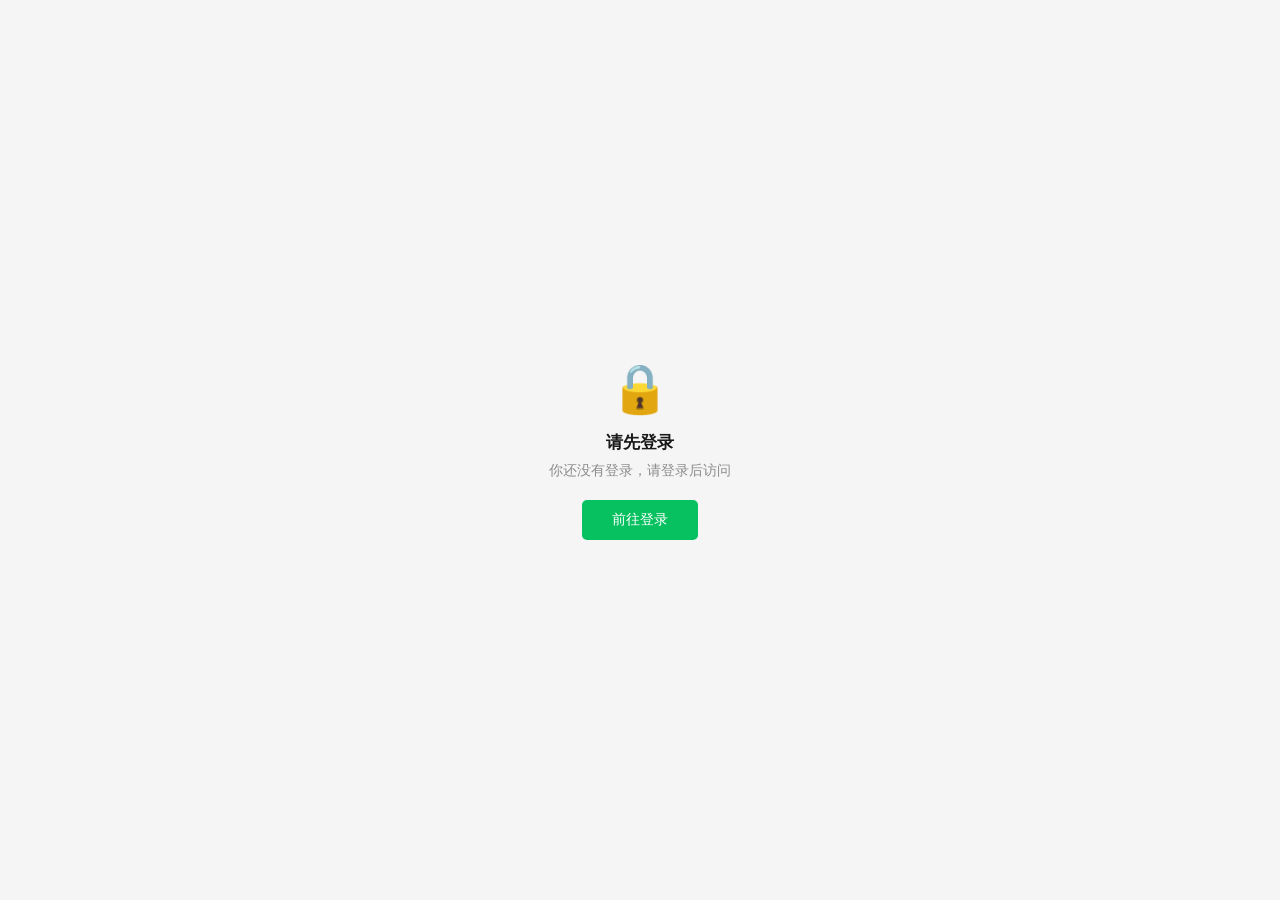
<file: index.html>
<!DOCTYPE html>
<html lang="zh-CN" id="htmlRoot" data-theme="light" data-size="normal" data-density="standard">
<head>
<meta charset="UTF-8" />
<meta name="viewport" content="width=device-width, initial-scale=1.0" />
<title>梓睿 · 首页</title>
<link rel="icon" href="https://zirui6.github.io/logo1.png" />
<script>
/* 尽早应用主题 / 字号，避免闪白 */
(function () {
  try {
    var d = document.documentElement;
    var t = localStorage.getItem('theme') || 'light';
    var s = null;
    try { s = JSON.parse(localStorage.getItem('chat_settings') || 'null'); } catch (e) {}
    if (s && s.theme) t = s.theme;
    if (t === 'system') {
      t = window.matchMedia && window.matchMedia('(prefers-color-scheme: dark)').matches ? 'dark' : 'light';
    }
    d.setAttribute('data-theme', t);
    d.setAttribute('data-size', (s && s.fontSize) || 'normal');
    d.setAttribute('data-density', (s && s.bubbleDensity) || 'standard');
  } catch (e) {}
})();
</script>
<style>
* { margin:0; padding:0; box-sizing:border-box; -webkit-tap-highlight-color:transparent; }

/* ---------- 主题变量（与 chat.css 保持一致） ---------- */
:root {
  --rail-bg:#2e2e2e; --rail-icon:#a3a3a3; --rail-icon-hover:#d8d8d8; --rail-icon-active:#07c160;
  --panel-bg:#f7f7f7; --panel-border:#e4e4e4; --search-bg:#ebebeb;
  --pane-bg:#f5f5f5; --card-bg:#ffffff;
  --text:#191919; --text-2:#4a4a4a; --text-3:#8c8c8c; --text-4:#b2b2b2;
  --hover:#e9e9e9; --active:#dedede;
  --brand:#07c160; --brand-hover:#06ad56; --brand-soft:#e7f8ee; --danger:#fa5151; --link:#576b95;
  --shadow-sm:0 1px 3px rgba(0,0,0,.06); --shadow-panel:0 12px 48px rgba(0,0,0,.24);
  --input-bg:#ffffff; --input-border:#dcdcdc;
}
[data-theme="dark"] {
  --rail-bg:#191919; --rail-icon:#7a7a7a; --rail-icon-hover:#d0d0d0;
  --panel-bg:#1e1e1e; --panel-border:#111111; --search-bg:#2b2b2b;
  --pane-bg:#141414; --card-bg:#2a2a2a;
  --text:#e6e6e6; --text-2:#c2c2c2; --text-3:#8f8f8f; --text-4:#6b6b6b;
  --hover:#2b2b2b; --active:#343434;
  --brand-soft:rgba(7,193,96,.14); --link:#7d90b8;
  --shadow-panel:0 12px 48px rgba(0,0,0,.6);
  --input-bg:#2a2a2a; --input-border:#3a3a3a;
}

html, body { height:100%; }
body {
  font-family:-apple-system,BlinkMacSystemFont,"PingFang SC","Microsoft YaHei","Segoe UI",Roboto,sans-serif;
  font-size:14px; color:var(--text); background:var(--pane-bg);
  -webkit-font-smoothing:antialiased;
}

/* ---------- 左侧深色导航栏 ---------- */
.sidebar {
  position:fixed; top:0; left:0; bottom:0; width:56px; z-index:50;
  background:var(--rail-bg); display:flex; flex-direction:column;
  align-items:center; padding:16px 0 10px;
}
.sidebar .me {
  width:34px; height:34px; border-radius:4px; background:var(--brand); color:#fff;
  display:flex; align-items:center; justify-content:center; font-size:15px; font-weight:600;
  cursor:pointer; flex-shrink:0; transition:transform .12s ease;
}
.sidebar .me:hover { transform:scale(1.06); }
.sidebar nav { flex:1; display:flex; flex-direction:column; align-items:center; gap:4px; padding-top:22px; width:100%; }
.sidebar nav a, .sidebar .rail-btn {
  position:relative; width:36px; height:36px; border:none; background:transparent;
  border-radius:6px; cursor:pointer; display:flex; align-items:center; justify-content:center;
  text-decoration:none; transition:background .14s ease;
}
.sidebar nav a::before, .sidebar .rail-btn::before {
  content:''; width:22px; height:22px; display:block; background-color:var(--rail-icon);
  -webkit-mask-repeat:no-repeat; mask-repeat:no-repeat;
  -webkit-mask-position:center; mask-position:center;
  -webkit-mask-size:contain; mask-size:contain;
  transition:background-color .14s ease;
}
.sidebar nav a:hover, .sidebar .rail-btn:hover { background:rgba(255,255,255,.08); }
.sidebar nav a:hover::before, .sidebar .rail-btn:hover::before { background-color:var(--rail-icon-hover); }
.sidebar nav a.active::before { background-color:var(--rail-icon-active); }
.sidebar nav a.active { background:rgba(255,255,255,.06); }
.sidebar .rail-bottom { display:flex; flex-direction:column; align-items:center; gap:4px; }

.ic-chat::before {
  -webkit-mask-image:url("data:image/svg+xml,%3Csvg xmlns='http://www.w3.org/2000/svg' viewBox='0 0 24 24' fill='none' stroke='%23fff' stroke-width='1.7' stroke-linecap='round' stroke-linejoin='round'%3E%3Cpath d='M21 11.5a8.4 8.4 0 0 1-9 8.4 9.1 9.1 0 0 1-3.3-.6L3 21l1.8-5A8.2 8.2 0 0 1 3.9 11 8.4 8.4 0 0 1 12 2.6a8.4 8.4 0 0 1 9 8.9z'/%3E%3C/svg%3E");
          mask-image:url("data:image/svg+xml,%3Csvg xmlns='http://www.w3.org/2000/svg' viewBox='0 0 24 24' fill='none' stroke='%23fff' stroke-width='1.7' stroke-linecap='round' stroke-linejoin='round'%3E%3Cpath d='M21 11.5a8.4 8.4 0 0 1-9 8.4 9.1 9.1 0 0 1-3.3-.6L3 21l1.8-5A8.2 8.2 0 0 1 3.9 11 8.4 8.4 0 0 1 12 2.6a8.4 8.4 0 0 1 9 8.9z'/%3E%3C/svg%3E");
}
.ic-contacts::before {
  -webkit-mask-image:url("data:image/svg+xml,%3Csvg xmlns='http://www.w3.org/2000/svg' viewBox='0 0 24 24' fill='none' stroke='%23fff' stroke-width='1.7' stroke-linecap='round' stroke-linejoin='round'%3E%3Cpath d='M17 21v-2a4 4 0 0 0-4-4H6a4 4 0 0 0-4 4v2'/%3E%3Ccircle cx='9.5' cy='7' r='4'/%3E%3Cpath d='M22 21v-2a4 4 0 0 0-3-3.87M16.5 3.13A4 4 0 0 1 16.5 11'/%3E%3C/svg%3E");
          mask-image:url("data:image/svg+xml,%3Csvg xmlns='http://www.w3.org/2000/svg' viewBox='0 0 24 24' fill='none' stroke='%23fff' stroke-width='1.7' stroke-linecap='round' stroke-linejoin='round'%3E%3Cpath d='M17 21v-2a4 4 0 0 0-4-4H6a4 4 0 0 0-4 4v2'/%3E%3Ccircle cx='9.5' cy='7' r='4'/%3E%3Cpath d='M22 21v-2a4 4 0 0 0-3-3.87M16.5 3.13A4 4 0 0 1 16.5 11'/%3E%3C/svg%3E");
}
.ic-set::before {
  -webkit-mask-image:url("data:image/svg+xml,%3Csvg xmlns='http://www.w3.org/2000/svg' viewBox='0 0 24 24' fill='none' stroke='%23fff' stroke-width='1.7' stroke-linecap='round' stroke-linejoin='round'%3E%3Ccircle cx='12' cy='12' r='3.1'/%3E%3Cpath d='M19.4 15a1.6 1.6 0 0 0 .3 1.8l.1.1a2 2 0 1 1-2.8 2.8l-.1-.1a1.6 1.6 0 0 0-1.8-.3 1.6 1.6 0 0 0-1 1.5V21a2 2 0 1 1-4 0v-.1a1.6 1.6 0 0 0-1-1.5 1.6 1.6 0 0 0-1.8.3l-.1.1a2 2 0 1 1-2.8-2.8l.1-.1a1.6 1.6 0 0 0 .3-1.8 1.6 1.6 0 0 0-1.5-1H3a2 2 0 1 1 0-4h.1a1.6 1.6 0 0 0 1.5-1 1.6 1.6 0 0 0-.3-1.8l-.1-.1a2 2 0 1 1 2.8-2.8l.1.1a1.6 1.6 0 0 0 1.8.3H9a1.6 1.6 0 0 0 1-1.5V3a2 2 0 1 1 4 0v.1a1.6 1.6 0 0 0 1 1.5 1.6 1.6 0 0 0 1.8-.3l.1-.1a2 2 0 1 1 2.8 2.8l-.1.1a1.6 1.6 0 0 0-.3 1.8V9a1.6 1.6 0 0 0 1.5 1H21a2 2 0 1 1 0 4h-.1a1.6 1.6 0 0 0-1.5 1z'/%3E%3C/svg%3E");
          mask-image:url("data:image/svg+xml,%3Csvg xmlns='http://www.w3.org/2000/svg' viewBox='0 0 24 24' fill='none' stroke='%23fff' stroke-width='1.7' stroke-linecap='round' stroke-linejoin='round'%3E%3Ccircle cx='12' cy='12' r='3.1'/%3E%3Cpath d='M19.4 15a1.6 1.6 0 0 0 .3 1.8l.1.1a2 2 0 1 1-2.8 2.8l-.1-.1a1.6 1.6 0 0 0-1.8-.3 1.6 1.6 0 0 0-1 1.5V21a2 2 0 1 1-4 0v-.1a1.6 1.6 0 0 0-1-1.5 1.6 1.6 0 0 0-1.8.3l-.1.1a2 2 0 1 1-2.8-2.8l.1-.1a1.6 1.6 0 0 0 .3-1.8 1.6 1.6 0 0 0-1.5-1H3a2 2 0 1 1 0-4h.1a1.6 1.6 0 0 0 1.5-1 1.6 1.6 0 0 0-.3-1.8l-.1-.1a2 2 0 1 1 2.8-2.8l.1.1a1.6 1.6 0 0 0 1.8.3H9a1.6 1.6 0 0 0 1-1.5V3a2 2 0 1 1 4 0v.1a1.6 1.6 0 0 0 1 1.5 1.6 1.6 0 0 0 1.8-.3l.1-.1a2 2 0 1 1 2.8 2.8l-.1.1a1.6 1.6 0 0 0-.3 1.8V9a1.6 1.6 0 0 0 1.5 1H21a2 2 0 1 1 0 4h-.1a1.6 1.6 0 0 0-1.5 1z'/%3E%3C/svg%3E");
}
.ic-home::before {
  -webkit-mask-image:url("data:image/svg+xml,%3Csvg xmlns='http://www.w3.org/2000/svg' viewBox='0 0 24 24' fill='none' stroke='%23fff' stroke-width='1.7' stroke-linecap='round' stroke-linejoin='round'%3E%3Cpath d='M3 10.2L12 3l9 7.2V20a1.6 1.6 0 0 1-1.6 1.6H4.6A1.6 1.6 0 0 1 3 20z'/%3E%3Cpath d='M9.2 21.6v-7.2h5.6v7.2'/%3E%3C/svg%3E");
          mask-image:url("data:image/svg+xml,%3Csvg xmlns='http://www.w3.org/2000/svg' viewBox='0 0 24 24' fill='none' stroke='%23fff' stroke-width='1.7' stroke-linecap='round' stroke-linejoin='round'%3E%3Cpath d='M3 10.2L12 3l9 7.2V20a1.6 1.6 0 0 1-1.6 1.6H4.6A1.6 1.6 0 0 1 3 20z'/%3E%3Cpath d='M9.2 21.6v-7.2h5.6v7.2'/%3E%3C/svg%3E");
}
.ic-user::before {
  -webkit-mask-image:url("data:image/svg+xml,%3Csvg xmlns='http://www.w3.org/2000/svg' viewBox='0 0 24 24' fill='none' stroke='%23fff' stroke-width='1.7' stroke-linecap='round' stroke-linejoin='round'%3E%3Ccircle cx='12' cy='8' r='4'/%3E%3Cpath d='M4.5 21a7.5 7.5 0 0 1 15 0'/%3E%3C/svg%3E");
          mask-image:url("data:image/svg+xml,%3Csvg xmlns='http://www.w3.org/2000/svg' viewBox='0 0 24 24' fill='none' stroke='%23fff' stroke-width='1.7' stroke-linecap='round' stroke-linejoin='round'%3E%3Ccircle cx='12' cy='8' r='4'/%3E%3Cpath d='M4.5 21a7.5 7.5 0 0 1 15 0'/%3E%3C/svg%3E");
}

/* ---------- 中间列 ---------- */
.mid {
  position:fixed; top:0; left:56px; bottom:0; width:300px;
  background:var(--panel-bg); border-right:1px solid var(--panel-border);
  display:flex; flex-direction:column;
}
.mid-header { padding:16px 16px 10px; }
.mid-header .me-name { font-size:16px; font-weight:600; color:var(--text); line-height:1.2; }
.mid-header .me-sub { font-size:12px; color:var(--text-3); margin-top:4px; }
.mid-list { flex:1; overflow-y:auto; }
.mid-list::-webkit-scrollbar { width:6px; }
.mid-list::-webkit-scrollbar-thumb { background:rgba(140,140,140,.35); border-radius:3px; }
.mid-sep { height:8px; background:var(--pane-bg); }
.mid-item {
  display:flex; align-items:center; gap:11px; padding:11px 16px;
  cursor:pointer; transition:background .1s ease; text-decoration:none; color:inherit;
}
.mid-item:hover { background:var(--hover); }
.mid-item.active { background:var(--active); }
.mid-item .mi-icon {
  width:38px; height:38px; border-radius:4px; flex-shrink:0;
  display:flex; align-items:center; justify-content:center; font-size:18px;
  background:var(--brand); color:#fff;
}
.mid-item .mi-icon.blue { background:#576b95; }
.mid-item .mi-icon.grey { background:#8c8c8c; }
.mid-item .mi-icon.orange { background:#fa9d3b; }
.mid-item .mi-body { flex:1; min-width:0; }
.mid-item .mi-title { font-size:14px; color:var(--text); }
.mid-item .mi-desc {
  font-size:12px; color:var(--text-3); margin-top:3px; line-height:1.4;
  white-space:nowrap; overflow:hidden; text-overflow:ellipsis;
}
.mid-item .mi-arrow {
  width:12px; height:12px; flex-shrink:0; background-color:var(--text-4);
  -webkit-mask-image:url("data:image/svg+xml,%3Csvg xmlns='http://www.w3.org/2000/svg' viewBox='0 0 24 24' fill='none' stroke='%23fff' stroke-width='2.4' stroke-linecap='round' stroke-linejoin='round'%3E%3Cpath d='M9 5l7 7-7 7'/%3E%3C/svg%3E");
          mask-image:url("data:image/svg+xml,%3Csvg xmlns='http://www.w3.org/2000/svg' viewBox='0 0 24 24' fill='none' stroke='%23fff' stroke-width='2.4' stroke-linecap='round' stroke-linejoin='round'%3E%3Cpath d='M9 5l7 7-7 7'/%3E%3C/svg%3E");
  -webkit-mask-size:contain; mask-size:contain;
  -webkit-mask-repeat:no-repeat; mask-repeat:no-repeat;
}

/* ---------- 右侧主区 ---------- */
.main {
  margin-left:356px; min-height:100vh; background:var(--pane-bg);
  display:flex; flex-direction:column;
}
.main-header {
  height:54px; flex-shrink:0; display:flex; align-items:center; gap:10px;
  padding:0 22px; border-bottom:1px solid var(--panel-border); background:var(--pane-bg);
}
.main-header .title { font-size:15px; font-weight:500; color:var(--text); }
.main-header .spacer { flex:1; }
.main-header .hint { font-size:12px; color:var(--text-3); }
.main-scroll { flex:1; padding:22px; max-width:820px; width:100%; }

/* 欢迎卡（微信绿渐变） */
.hero {
  background:linear-gradient(135deg,#07c160,#04a352); color:#fff;
  border-radius:8px; padding:22px 24px; margin-bottom:18px;
  display:flex; align-items:center; gap:18px; flex-wrap:wrap;
  box-shadow:0 10px 30px rgba(7,193,96,.22);
}
.hero .hero-avatar {
  width:60px; height:60px; border-radius:6px; background:rgba(255,255,255,.22);
  display:flex; align-items:center; justify-content:center; flex-shrink:0;
  font-size:24px; font-weight:700; border:2px solid rgba(255,255,255,.4);
}
.hero .hero-text { flex:1; min-width:180px; }
.hero .hero-text h1 { font-size:19px; font-weight:600; margin-bottom:6px; }
.hero .hero-text p { font-size:13px; opacity:.9; }
.hero .hero-actions { display:flex; gap:10px; flex-wrap:wrap; }
.hero .hero-actions a, .hero .hero-actions button {
  padding:9px 20px; border-radius:5px; border:none; font-size:13px; font-weight:500;
  cursor:pointer; text-decoration:none; transition:all .15s ease;
}
.btn-white { background:#fff; color:#04a352; }
.btn-white:hover { transform:translateY(-1px); box-shadow:0 6px 18px rgba(0,0,0,.16); }
.btn-ghost { background:rgba(255,255,255,.18); color:#fff; border:1px solid rgba(255,255,255,.35); }
.btn-ghost:hover { background:rgba(255,255,255,.3); }

/* 卡片 */
.card {
  background:var(--card-bg); border-radius:8px; box-shadow:var(--shadow-sm);
  margin-bottom:16px; overflow:hidden;
}
.card > h2 {
  font-size:13.5px; font-weight:600; color:var(--text);
  padding:14px 18px; border-bottom:1px solid var(--panel-border);
}
.grid { display:grid; grid-template-columns:repeat(auto-fill,minmax(220px,1fr)); gap:14px; margin-bottom:16px; }
.feat {
  background:var(--card-bg); border-radius:8px; padding:18px; cursor:pointer;
  box-shadow:var(--shadow-sm); transition:transform .15s ease, box-shadow .15s ease;
}
.feat:hover { transform:translateY(-2px); box-shadow:0 8px 24px rgba(0,0,0,.1); }
.feat .f-icon { font-size:24px; margin-bottom:10px; }
.feat .f-title { font-size:14.5px; font-weight:600; color:var(--text); margin-bottom:5px; }
.feat .f-desc { font-size:12.5px; color:var(--text-3); line-height:1.55; }

/* 信息行 */
.info-row {
  display:flex; align-items:center; gap:12px; padding:13px 18px;
  border-bottom:1px solid var(--panel-border); font-size:13.5px;
}
.info-row:last-child { border-bottom:none; }
.info-row .label { color:var(--text-3); width:70px; flex-shrink:0; font-size:12.5px; }
.info-row .value {
  color:var(--text); flex:1; word-break:break-all; font-family:ui-monospace,Consolas,monospace; font-size:12.5px;
}
.info-row .value.plain { font-family:inherit; font-size:13.5px; }
.copy-btn {
  padding:4px 12px; border-radius:4px; border:1px solid var(--input-border);
  background:transparent; color:var(--text-2); font-size:12px; cursor:pointer;
  transition:all .14s ease; flex-shrink:0;
}
.copy-btn:hover { border-color:var(--brand); color:var(--brand); }

/* 加载 / 未登录 */
.center-state {
  position:fixed; inset:0; z-index:60; background:var(--pane-bg);
  display:flex; flex-direction:column; align-items:center; justify-content:center;
  text-align:center; padding:40px 20px;
}
.center-state .icon { font-size:48px; margin-bottom:14px; }
.center-state h2 { font-size:17px; font-weight:600; color:var(--text); margin-bottom:8px; }
.center-state p { font-size:13.5px; color:var(--text-3); margin-bottom:20px; }
.center-state .btn-primary {
  padding:11px 30px; background:var(--brand); color:#fff; border:none; border-radius:5px;
  font-size:14px; font-weight:500; cursor:pointer; text-decoration:none;
  transition:background .15s ease;
}
.center-state .btn-primary:hover { background:var(--brand-hover); }
.spinner {
  width:34px; height:34px; border:3px solid var(--search-bg); border-top-color:var(--brand);
  border-radius:50%; animation:spin .8s linear infinite; margin-bottom:14px;
}
@keyframes spin { to { transform:rotate(360deg); } }

/* Toast */
.toast {
  position:fixed; top:24px; left:50%; transform:translateX(-50%);
  background:rgba(0,0,0,.82); color:#fff; padding:9px 18px; border-radius:6px;
  font-size:13px; z-index:3000; pointer-events:none;
}

/* ---------- 设置面板 ---------- */
.settings-overlay {
  position:fixed; inset:0; z-index:1800; display:none;
  align-items:center; justify-content:center; padding:40px; background:rgba(0,0,0,.22);
}
.settings-overlay.show { display:flex; }
.settings-window {
  width:100%; max-width:760px; height:100%; max-height:600px;
  background:var(--pane-bg); border-radius:8px; overflow:hidden;
  box-shadow:var(--shadow-panel); border:1px solid var(--panel-border);
  display:flex; flex-direction:column;
}
.settings-titlebar {
  height:48px; flex-shrink:0; display:flex; align-items:center;
  padding:0 10px 0 18px; border-bottom:1px solid var(--panel-border);
}
.settings-titlebar h2 { font-size:14.5px; font-weight:600; color:var(--text); }
.settings-titlebar .spacer { flex:1; }
.settings-close {
  width:30px; height:30px; border:none; background:transparent; border-radius:4px;
  font-size:19px; line-height:1; color:var(--text-3); cursor:pointer;
}
.settings-close:hover { background:var(--danger); color:#fff; }
.settings-body { flex:1; display:flex; min-height:0; }
.settings-nav {
  width:160px; flex-shrink:0; background:var(--panel-bg);
  border-right:1px solid var(--panel-border); padding:10px 8px;
  display:flex; flex-direction:column; gap:2px;
}
.settings-nav button {
  display:flex; align-items:center; gap:9px; width:100%; padding:9px 10px;
  border:none; border-radius:5px; cursor:pointer; background:transparent;
  color:var(--text-2); font-size:13.5px; text-align:left; font-family:inherit;
  transition:background .12s ease;
}
.settings-nav button:hover { background:var(--hover); }
.settings-nav button.active { background:var(--brand); color:#fff; }
.settings-content { flex:1; overflow-y:auto; padding:22px 26px 28px; min-width:0; }
.settings-content::-webkit-scrollbar { width:6px; }
.settings-content::-webkit-scrollbar-thumb { background:rgba(140,140,140,.35); border-radius:3px; }
.settings-panel { display:none; }
.settings-panel.active { display:block; }
.settings-content h4 {
  font-size:12.5px; font-weight:600; color:var(--text-3); margin:0 0 8px;
}
.set-group {
  background:var(--card-bg); border-radius:6px; overflow:hidden;
  box-shadow:var(--shadow-sm); margin-bottom:16px;
}
.set-row {
  display:flex; align-items:center; gap:14px; padding:12px 16px; min-height:50px;
  border-bottom:1px solid var(--panel-border);
}
.set-group .set-row:last-child { border-bottom:none; }
.set-row .row-main { flex:1; min-width:0; }
.set-row .row-label { font-size:13.5px; color:var(--text); }
.set-row .row-desc { font-size:11.5px; color:var(--text-3); margin-top:3px; line-height:1.5; }
.set-row .row-value { font-size:12.5px; color:var(--text-3); }
.set-row.clickable { cursor:pointer; }
.set-row.clickable:hover { background:var(--hover); }
.set-row .row-arrow {
  width:12px; height:12px; flex-shrink:0; background-color:var(--text-4);
  -webkit-mask-image:url("data:image/svg+xml,%3Csvg xmlns='http://www.w3.org/2000/svg' viewBox='0 0 24 24' fill='none' stroke='%23fff' stroke-width='2.4' stroke-linecap='round' stroke-linejoin='round'%3E%3Cpath d='M9 5l7 7-7 7'/%3E%3C/svg%3E");
          mask-image:url("data:image/svg+xml,%3Csvg xmlns='http://www.w3.org/2000/svg' viewBox='0 0 24 24' fill='none' stroke='%23fff' stroke-width='2.4' stroke-linecap='round' stroke-linejoin='round'%3E%3Cpath d='M9 5l7 7-7 7'/%3E%3C/svg%3E");
  -webkit-mask-size:contain; mask-size:contain;
  -webkit-mask-repeat:no-repeat; mask-repeat:no-repeat;
}
.set-row .btn-row {
  padding:6px 14px; border-radius:4px; border:1px solid var(--input-border);
  background:var(--card-bg); color:var(--text-2); font-size:12.5px; cursor:pointer;
  font-family:inherit; flex-shrink:0;
}
.set-row .btn-row:hover { border-color:var(--brand); color:var(--brand); }
.set-row .btn-row.primary { background:var(--brand); border-color:var(--brand); color:#fff; }
.set-row .btn-row.primary:hover { background:var(--brand-hover); }
.switch { position:relative; width:40px; height:22px; flex-shrink:0; cursor:pointer; }
.switch input { position:absolute; opacity:0; width:0; height:0; }
.switch .track { position:absolute; inset:0; background:var(--text-4); border-radius:11px; transition:background .18s ease; }
.switch .track::after {
  content:''; position:absolute; top:2px; left:2px; width:18px; height:18px; border-radius:50%;
  background:#fff; transition:transform .18s ease; box-shadow:0 1px 3px rgba(0,0,0,.22);
}
.switch input:checked + .track { background:var(--brand); }
.switch input:checked + .track::after { transform:translateX(18px); }
.seg { display:flex; gap:6px; flex-shrink:0; }
.seg button {
  padding:5px 13px; border-radius:14px; border:1px solid var(--input-border);
  background:var(--card-bg); color:var(--text-2); font-size:12.5px; cursor:pointer;
  font-family:inherit; white-space:nowrap;
}
.seg button:hover { border-color:var(--brand); color:var(--brand); }
.seg button.active { background:var(--brand); border-color:var(--brand); color:#fff; }

/* ---------- 响应式 ---------- */
@media (max-width:900px) {
  .mid { width:250px; }
  .main { margin-left:306px; }
}
@media (max-width:768px) {
  .sidebar { display:none; }
  .mid { position:static; width:100%; border-right:none; height:auto; }
  .main { margin-left:0; }
  .mid-list { max-height:none; }
  .settings-overlay { padding:0; }
  .settings-window { max-width:none; max-height:none; border-radius:0; border:none; }
  .settings-nav { width:112px; padding:8px 6px; }
  .settings-nav button { padding:9px 8px; font-size:12.5px; }
  .settings-content { padding:18px 16px 26px; }
  .main-header { display:none; }
  .main-scroll { padding:16px; }
  body { display:block; }
}
</style>
</head>
<body>

<!-- ============ 左侧深色导航 ============ -->
<div class="sidebar" id="sidebar" style="display:none;">
  <div class="me" id="sideMe" title="我">?</div>
  <nav>
    <a href="chat.html" class="ic-chat active" title="微信"></a>
    <a href="chat.html#contacts" class="ic-contacts" title="通讯录"></a>
    <button class="rail-btn ic-set" id="sideSettings" title="设置"></button>
  </nav>
  <div class="rail-bottom">
    <button class="rail-btn ic-user" id="sideUser" title="用户中心"></button>
    <button class="rail-btn ic-home" id="sideHome" title="刷新首页"></button>
  </div>
</div>

<!-- ============ 中间功能列表 ============ -->
<div class="mid" id="mid" style="display:none;">
  <div class="mid-header">
    <div class="me-name" id="midName">用户</div>
    <div class="me-sub">梓睿聊天 · Windows 版</div>
  </div>
  <div class="mid-list">
    <a class="mid-item" href="chat.html">
      <div class="mi-icon">💬</div>
      <div class="mi-body">
        <div class="mi-title">聊天</div>
        <div class="mi-desc">好友、群聊、公共频道</div>
      </div>
      <span class="mi-arrow"></span>
    </a>
    <div class="mid-sep"></div>
    <div class="mid-item" data-act="settings" data-tab="account">
      <div class="mi-icon grey">⚙️</div>
      <div class="mi-body">
        <div class="mi-title">设置</div>
        <div class="mi-desc">账号与安全、通用、通知</div>
      </div>
      <span class="mi-arrow"></span>
    </div>
    <div class="mid-item" data-act="settings" data-tab="general">
      <div class="mi-icon orange">🎨</div>
      <div class="mi-body">
        <div class="mi-title">通用设置</div>
        <div class="mi-desc">深色模式、字体大小、气泡密度</div>
      </div>
      <span class="mi-arrow"></span>
    </div>
    <div class="mid-item" data-act="settings" data-tab="notify">
      <div class="mi-icon blue">🔔</div>
      <div class="mi-body">
        <div class="mi-title">消息通知</div>
        <div class="mi-desc">提示音、桌面通知、免打扰</div>
      </div>
      <span class="mi-arrow"></span>
    </div>
    <div class="mid-item" data-act="settings" data-tab="chat">
      <div class="mi-icon grey">🧹</div>
      <div class="mi-body">
        <div class="mi-title">聊天与存储</div>
        <div class="mi-desc">自动下载、清空聊天记录</div>
      </div>
      <span class="mi-arrow"></span>
    </div>
    <div class="mid-item" data-act="settings" data-tab="about">
      <div class="mi-icon grey">ℹ️</div>
      <div class="mi-body">
        <div class="mi-title">关于与退出</div>
        <div class="mi-desc">版本信息、检查更新、退出登录</div>
      </div>
      <span class="mi-arrow"></span>
    </div>
    <div class="mid-sep"></div>
    <div class="mid-item" data-act="user">
      <div class="mi-icon">👤</div>
      <div class="mi-body">
        <div class="mi-title">用户中心</div>
        <div class="mi-desc">个人资料与账号信息</div>
      </div>
      <span class="mi-arrow"></span>
    </div>
  </div>
</div>

<!-- ============ 右侧主区 ============ -->
<div class="main" id="main" style="display:none;">
  <div class="main-header">
    <span class="title" id="mainTitle">首页</span>
    <span class="spacer"></span>
    <span class="hint" id="clockHint"></span>
  </div>

  <div class="main-scroll">
    <!-- 欢迎卡 -->
    <div class="hero">
      <div class="hero-avatar" id="heroAvatar">?</div>
      <div class="hero-text">
        <h1>欢迎回来，<span id="heroName">用户</span></h1>
        <p id="heroSub">祝你有个愉快的一天 ✨</p>
      </div>
      <div class="hero-actions">
        <a href="chat.html" class="btn-white">💬 进入聊天</a>
        <button class="btn-ghost" id="logoutBtn">退出登录</button>
      </div>
    </div>

    <!-- 功能卡片 -->
    <div class="grid">
      <div class="feat" onclick="location.href='chat.html'">
        <div class="f-icon">💬</div>
        <div class="f-title">聊天</div>
        <div class="f-desc">和好友聊天、公共频道、群组和陌生人社区</div>
      </div>
      <div class="feat" onclick="location.href='user.html'">
        <div class="f-icon">👤</div>
        <div class="f-title">用户中心</div>
        <div class="f-desc">查看和修改个人资料、安全设置</div>
      </div>
      <div class="feat" data-open-settings="general">
        <div class="f-icon">🎨</div>
        <div class="f-title">外观</div>
        <div class="f-desc">深色模式、字体大小、消息气泡密度</div>
      </div>
      <div class="feat" data-open-settings="account">
        <div class="f-icon">⚙️</div>
        <div class="f-title">设置</div>
        <div class="f-desc">账号与安全、消息通知、聊天记录管理</div>
      </div>
    </div>

    <!-- 账号信息 -->
    <div class="card">
      <h2>📋 账号信息</h2>
      <div class="info-row">
        <span class="label">用户 ID</span>
        <span class="value" id="infoId">-</span>
        <button class="copy-btn" data-copy="infoId">复制</button>
      </div>
      <div class="info-row">
        <span class="label">昵称</span>
        <span class="value plain" id="infoName">-</span>
      </div>
      <div class="info-row">
        <span class="label">邮箱</span>
        <span class="value plain" id="infoEmail">-</span>
      </div>
      <div class="info-row">
        <span class="label">角色</span>
        <span class="value plain" id="infoRole">-</span>
      </div>
    </div>
  </div>
</div>

<!-- ============ 未登录 / 加载中 ============ -->
<div class="center-state" id="loadingState">
  <div class="spinner"></div>
  <h2>加载中...</h2>
  <p>正在检查登录状态</p>
</div>

<div class="center-state" id="guestState" style="display:none;">
  <div class="icon">🔒</div>
  <h2>请先登录</h2>
  <p>你还没有登录，请登录后访问</p>
  <a href="login.html" class="btn-primary">前往登录</a>
</div>

<!-- ============ 设置面板 ============ -->
<div class="settings-overlay" id="settingsOverlay">
  <div class="settings-window" role="dialog" aria-label="设置">
    <div class="settings-titlebar">
      <h2>设置</h2>
      <span class="spacer"></span>
      <button class="settings-close" id="settingsClose" title="关闭">✕</button>
    </div>
    <div class="settings-body">
      <nav class="settings-nav" id="settingsNav">
        <button type="button" class="active" data-tab="general">通用设置</button>
        <button type="button" data-tab="notify">消息通知</button>
        <button type="button" data-tab="chat">聊天与存储</button>
        <button type="button" data-tab="about">关于与退出</button>
      </nav>

      <div class="settings-content">
        <!-- 通用 -->
        <section class="settings-panel active" data-panel="general">
          <h4>外观</h4>
          <div class="set-group">
            <div class="set-row">
              <div class="row-main">
                <div class="row-label">深色模式</div>
                <div class="row-desc">与聊天页保持一致</div>
              </div>
              <div class="seg" id="segTheme">
                <button type="button" data-value="light">浅色</button>
                <button type="button" data-value="dark">深色</button>
                <button type="button" data-value="system">跟随系统</button>
              </div>
            </div>
            <div class="set-row">
              <div class="row-main">
                <div class="row-label">字体大小</div>
                <div class="row-desc">影响聊天消息文字大小</div>
              </div>
              <div class="seg" id="segSize">
                <button type="button" data-value="small">小</button>
                <button type="button" data-value="normal">标准</button>
                <button type="button" data-value="large">大</button>
                <button type="button" data-value="xlarge">特大</button>
              </div>
            </div>
            <div class="set-row">
              <div class="row-main">
                <div class="row-label">消息气泡密度</div>
                <div class="row-desc">调整聊天区消息间距</div>
              </div>
              <div class="seg" id="segDensity">
                <button type="button" data-value="compact">紧凑</button>
                <button type="button" data-value="standard">标准</button>
                <button type="button" data-value="loose">宽松</button>
              </div>
            </div>
          </div>
        </section>

        <!-- 通知 -->
        <section class="settings-panel" data-panel="notify">
          <h4>消息通知</h4>
          <div class="set-group">
            <div class="set-row">
              <div class="row-main">
                <div class="row-label">新消息提示音</div>
                <div class="row-desc">收到新消息时播放提示音</div>
              </div>
              <label class="switch"><input type="checkbox" id="swSound" checked><span class="track"></span></label>
            </div>
            <div class="set-row">
              <div class="row-main">
                <div class="row-label">桌面通知</div>
                <div class="row-desc" id="notifyDesc">窗口不在前台时推送系统通知</div>
              </div>
              <label class="switch"><input type="checkbox" id="swDesktop"><span class="track"></span></label>
            </div>
            <div class="set-row">
              <div class="row-main">
                <div class="row-label">免打扰</div>
                <div class="row-desc">不播放提示音、不弹通知</div>
              </div>
              <label class="switch"><input type="checkbox" id="swDnd"><span class="track"></span></label>
            </div>
          </div>
        </section>

        <!-- 聊天与存储 -->
        <section class="settings-panel" data-panel="chat">
          <h4>文件与存储</h4>
          <div class="set-group">
            <div class="set-row">
              <div class="row-main">
                <div class="row-label">自动下载图片</div>
                <div class="row-desc">自动加载公告与聊天配图</div>
              </div>
              <label class="switch"><input type="checkbox" id="swAutoImg" checked><span class="track"></span></label>
            </div>
            <div class="set-row">
              <div class="row-main">
                <div class="row-label">本机缓存占用</div>
                <div class="row-desc" id="cacheDesc">正在统计...</div>
              </div>
              <button class="btn-row" id="btnRefreshCache">刷新</button>
            </div>
          </div>

          <h4>聊天记录</h4>
          <div class="set-group">
            <div class="set-row clickable" id="rowClearAll">
              <div class="row-main">
                <div class="row-label">清空全部聊天记录</div>
                <div class="row-desc">仅清除本机缓存，服务器消息不受影响</div>
              </div>
              <span class="row-arrow"></span>
            </div>
            <div class="set-row clickable" id="rowResetSet">
              <div class="row-main">
                <div class="row-label">恢复默认设置</div>
                <div class="row-desc">还原外观与通知设置</div>
              </div>
              <span class="row-arrow"></span>
            </div>
          </div>
        </section>

        <!-- 关于 -->
        <section class="settings-panel" data-panel="about">
          <h4>关于</h4>
          <div class="set-group">
            <div class="set-row">
              <div class="row-main">
                <div class="row-label">梓睿聊天 · Windows 版</div>
                <div class="row-desc">界面参考微信电脑版 · 版本 1.0.0</div>
              </div>
              <div class="row-value" id="aboutState">已安装</div>
            </div>
            <div class="set-row clickable" id="rowCheckUpdate">
              <div class="row-main">
                <div class="row-label">检查更新</div>
                <div class="row-desc">查看当前版本与更新状态</div>
              </div>
              <span class="row-arrow"></span>
            </div>
            <div class="set-row clickable" id="rowHome">
              <div class="row-main"><div class="row-label">返回首页</div></div>
              <span class="row-arrow"></span>
            </div>
            <div class="set-row clickable" id="rowLogout">
              <div class="row-main"><div class="row-label" style="color:var(--danger);">退出登录</div></div>
              <span class="row-arrow"></span>
            </div>
          </div>
        </section>
      </div>
    </div>
  </div>
</div>

<script>
// ============================================================
// Cookie 工具
// ============================================================
var CookieHelper = {
  get: function(name) {
    var nameEQ = name + '=';
    var ca = document.cookie.split(';');
    for (var i = 0; i < ca.length; i++) {
      var c = ca[i];
      while (c.charAt(0) === ' ') c = c.substring(1);
      if (c.indexOf(nameEQ) === 0) return decodeURIComponent(c.substring(nameEQ.length));
    }
    return null;
  },
  set: function(name, value, days) {
    var expires = '';
    if (days) {
      var d = new Date();
      d.setTime(d.getTime() + days * 86400000);
      expires = '; expires=' + d.toUTCString();
    }
    document.cookie = name + '=' + encodeURIComponent(value) + expires + '; path=/; SameSite=Lax';
  },
  del: function(name) {
    document.cookie = name + '=; expires=Thu, 01 Jan 1970 00:00:00 UTC; path=/;';
  }
};

function $(id) { return document.getElementById(id); }

function formatId(id) {
  if (!id) return '-';
  return String(id).match(/.{1,5}/g).join('-');
}

function toast(msg) {
  var d = document.createElement('div');
  d.className = 'toast';
  d.textContent = msg;
  document.body.appendChild(d);
  setTimeout(function() { d.remove(); }, 2200);
}

// ============================================================
// 本机设置（与 chat.js 共用 chat_settings）
// ============================================================
var SETTINGS_KEY = 'chat_settings';
var DEFAULT_SETTINGS = {
  theme:'light', fontSize:'normal', bubbleDensity:'standard',
  showPreview:true, showBadge:true, notifySound:true,
  notifyDesktop:false, dnd:false, autoDownloadImage:true
};
var settings = {};
(function () {
  var raw = null;
  try { raw = JSON.parse(localStorage.getItem(SETTINGS_KEY) || 'null'); } catch (e) {}
  Object.keys(DEFAULT_SETTINGS).forEach(function (k) {
    settings[k] = (raw && raw[k] !== undefined && raw[k] !== null) ? raw[k] : DEFAULT_SETTINGS[k];
  });
})();

function resolvedTheme() {
  if (settings.theme === 'system') {
    return (window.matchMedia && window.matchMedia('(prefers-color-scheme: dark)').matches) ? 'dark' : 'light';
  }
  return settings.theme === 'dark' ? 'dark' : 'light';
}
function applySettings() {
  var d = document.documentElement;
  d.setAttribute('data-theme', resolvedTheme());
  d.setAttribute('data-size', settings.fontSize);
  d.setAttribute('data-density', settings.bubbleDensity);
}
function persistSettings() {
  try { localStorage.setItem(SETTINGS_KEY, JSON.stringify(settings)); } catch (e) {}
  if (settings.theme && settings.theme !== 'system') {
    try { localStorage.setItem('theme', settings.theme); } catch (e) {}
  }
}
function setSetting(k, v) {
  settings[k] = v;
  persistSettings();
  applySettings();
  syncSettingsUI();
}

function syncSettingsUI() {
  var seg = function (id, val) {
    var box = $(id);
    if (!box) return;
    Array.prototype.forEach.call(box.querySelectorAll('button'), function (b) {
      b.classList.toggle('active', b.dataset.value === val);
    });
  };
  seg('segTheme', settings.theme);
  seg('segSize', settings.fontSize);
  seg('segDensity', settings.bubbleDensity);
  ['swSound:notifySound', 'swDesktop:notifyDesktop', 'swDnd:dnd', 'swAutoImg:autoDownloadImage'].forEach(function (p) {
    var kv = p.split(':');
    var el = $(kv[0]);
    if (el) el.checked = !!settings[kv[1]];
  });
}

// ============================================================
// 本地缓存统计 / 清理
// ============================================================
function formatBytes(n) {
  if (!n || n < 0) return '0 B';
  var u = ['B','KB','MB','GB'], i = 0, v = n;
  while (v >= 1024 && i < u.length - 1) { v /= 1024; i++; }
  return (i === 0 ? v : v.toFixed(1)) + ' ' + u[i];
}
function updateCacheInfo() {
  var desc = $('cacheDesc');
  if (!desc) return;
  var total = 0, count = 0, msgs = 0, msgCount = 0;
  try {
    for (var i = 0; i < localStorage.length; i++) {
      var k = localStorage.key(i);
      var v = localStorage.getItem(k) || '';
      var bytes = (k.length + v.length) * 2;
      total += bytes; count++;
      if (k.indexOf('chat_msgs_') === 0) { msgs += bytes; msgCount++; }
    }
  } catch (e) {}
  desc.textContent = '共 ' + count + ' 项 · 约 ' + formatBytes(total) +
    '（其中 ' + msgCount + ' 个会话记录约 ' + formatBytes(msgs) + '）';
}
function clearAllHistory() {
  if (!confirm('清空本机全部聊天记录？\n（服务器上的消息不会被删除）')) return;
  try {
    var del = [];
    for (var i = 0; i < localStorage.length; i++) {
      var k = localStorage.key(i);
      if (k && (k.indexOf('chat_msgs_') === 0 || k.indexOf('chat_lastmsg_cache') === 0)) del.push(k);
    }
    del.forEach(function (k) { localStorage.removeItem(k); });
    localStorage.removeItem('chat_profiles_cache');
    localStorage.removeItem('chat_official_cache');
  } catch (e) {}
  updateCacheInfo();
  toast('已清空本机聊天记录');
}
function resetAllSettings() {
  if (!confirm('恢复默认设置？\n外观与通知设置将还原（聊天记录保留）')) return;
  settings = {};
  Object.keys(DEFAULT_SETTINGS).forEach(function (k) { settings[k] = DEFAULT_SETTINGS[k]; });
  persistSettings();
  applySettings();
  syncSettingsUI();
  toast('已恢复默认设置');
}

// ============================================================
// 通知
// ============================================================
function notifySupported() { return 'Notification' in window; }
async function ensureNotifyPermission(ask) {
  var desc = $('notifyDesc');
  if (!notifySupported()) {
    if (desc) desc.textContent = '当前浏览器不支持桌面通知';
    return false;
  }
  var perm = Notification.permission;
  if (ask && perm === 'default') {
    try { perm = await Notification.requestPermission(); } catch (e) {}
  }
  if (desc) {
    desc.textContent = perm === 'granted' ? '已授权 · 窗口不在前台时推送系统通知'
      : perm === 'denied' ? '已被浏览器拒绝，请在浏览器设置中允许通知'
      : '窗口不在前台时推送系统通知（打开开关授权）';
  }
  if (perm !== 'granted' && settings.notifyDesktop) {
    settings.notifyDesktop = false;
    persistSettings();
    syncSettingsUI();
  }
  return perm === 'granted';
}

// ============================================================
// 设置面板
// ============================================================
function openSettings(tab) {
  switchTab(tab || 'general');
  $('settingsOverlay').classList.add('show');
  updateCacheInfo();
  ensureNotifyPermission(false);
}
function closeSettings() { $('settingsOverlay').classList.remove('show'); }
function switchTab(tab) {
  Array.prototype.forEach.call(document.querySelectorAll('#settingsNav button'), function (b) {
    b.classList.toggle('active', b.dataset.tab === tab);
  });
  Array.prototype.forEach.call(document.querySelectorAll('.settings-panel'), function (p) {
    p.classList.toggle('active', p.dataset.panel === tab);
  });
  if (tab === 'chat') updateCacheInfo();
  if (tab === 'notify') ensureNotifyPermission(false);
}

function bindSettings() {
  syncSettingsUI();
  ensureNotifyPermission(false);

  $('sideSettings').addEventListener('click', function () { openSettings('general'); });
  $('settingsClose').addEventListener('click', closeSettings);
  $('settingsOverlay').addEventListener('click', function (e) {
    if (e.target === $('settingsOverlay')) closeSettings();
  });
  document.addEventListener('keydown', function (e) {
    if (e.key === 'Escape' && $('settingsOverlay').classList.contains('show')) closeSettings();
  });
  Array.prototype.forEach.call(document.querySelectorAll('#settingsNav button'), function (b) {
    b.addEventListener('click', function () { switchTab(b.dataset.tab); });
  });
  document.querySelectorAll('.mid-item[data-act="settings"]').forEach(function (el) {
    el.addEventListener('click', function () { openSettings(el.dataset.tab); });
  });
  document.querySelectorAll('[data-open-settings]').forEach(function (el) {
    el.addEventListener('click', function () { openSettings(el.dataset.openSettings); });
  });

  ['segTheme:theme', 'segSize:fontSize', 'segDensity:bubbleDensity'].forEach(function (p) {
    var kv = p.split(':');
    var box = $(kv[0]);
    if (!box) return;
    Array.prototype.forEach.call(box.querySelectorAll('button'), function (b) {
      b.addEventListener('click', function () { setSetting(kv[1], b.dataset.value); });
    });
  });
  $('swSound').addEventListener('change', function (e) { setSetting('notifySound', e.target.checked); });
  $('swDnd').addEventListener('change', function (e) { setSetting('dnd', e.target.checked); });
  $('swAutoImg').addEventListener('change', function (e) { setSetting('autoDownloadImage', e.target.checked); });
  $('swDesktop').addEventListener('change', async function (e) {
    if (e.target.checked) {
      var ok = await ensureNotifyPermission(true);
      if (!ok) { toast('需要浏览器通知权限'); e.target.checked = false; return; }
      setSetting('notifyDesktop', true);
      toast('桌面通知已开启');
    } else {
      setSetting('notifyDesktop', false);
    }
  });
  $('btnRefreshCache').addEventListener('click', function () { updateCacheInfo(); toast('已刷新'); });
  $('rowClearAll').addEventListener('click', clearAllHistory);
  $('rowResetSet').addEventListener('click', resetAllSettings);
  $('rowCheckUpdate').addEventListener('click', function () {
    toast('当前已是最新版本 1.0.0');
    $('aboutState').textContent = '已是最新';
  });
  $('rowHome').addEventListener('click', function () { closeSettings(); window.scrollTo(0, 0); });
  $('rowLogout').addEventListener('click', logout);
}

// ============================================================
// 读取登录用户：URL 参数 > cookie > sessionStorage
// ============================================================
function loadUser() {
  var params = new URLSearchParams(location.search);
  var userParam = params.get('user');
  if (userParam) {
    try {
      var u = JSON.parse(decodeURIComponent(userParam));
      if (u && u.id) {
        var displayName = u.username || (u.email ? u.email.split('@')[0] : '用户');
        CookieHelper.set('userId', u.id, 7);
        CookieHelper.set('displayName', displayName, 7);
        CookieHelper.set('userEmail', u.email || '', 7);
        CookieHelper.set('role', u.role || 'user', 7);
        CookieHelper.set('user_data', JSON.stringify(u), 7);
        CookieHelper.set('isLoggedIn', 'true', 7);

        sessionStorage.setItem('userId', u.id);
        sessionStorage.setItem('displayName', displayName);
        sessionStorage.setItem('userEmail', u.email || '');
        sessionStorage.setItem('role', u.role || 'user');
        sessionStorage.setItem('user_data', JSON.stringify(u));
        sessionStorage.setItem('isLoggedIn', 'true');

        history.replaceState({}, document.title, location.pathname);
        return u;
      }
    } catch (e) {
      console.warn('URL 参数解析失败:', e);
    }
  }

  var userId = CookieHelper.get('userId') || sessionStorage.getItem('userId');
  if (userId) {
    var userDataStr = CookieHelper.get('user_data') || sessionStorage.getItem('user_data');
    if (userDataStr) {
      try {
        var u2 = JSON.parse(userDataStr);
        if (u2 && u2.id) return u2;
      } catch (e) {}
    }
    return {
      id: userId,
      username: CookieHelper.get('displayName') || sessionStorage.getItem('displayName') || '',
      email: CookieHelper.get('userEmail') || '',
      role: CookieHelper.get('role') || 'user'
    };
  }
  return null;
}

// ============================================================
// 渲染
// ============================================================
function render(user) {
  var displayName = user.username || (user.email ? user.email.split('@')[0] : '用户');
  var initial = (displayName || '?').charAt(0).toUpperCase();

  $('sideMe').textContent = initial;
  $('midName').textContent = displayName;
  $('heroAvatar').textContent = initial;
  $('heroName').textContent = displayName;
  $('mainTitle').textContent = '首页';

  var hour = new Date().getHours();
  var greet = hour < 6 ? '凌晨好' : hour < 12 ? '早上好' : hour < 18 ? '下午好' : '晚上好';
  $('heroSub').textContent = greet + '，祝你有个愉快的一天 ✨';
  $('clockHint').textContent = new Date().toLocaleDateString('zh-CN', { month:'long', day:'numeric', weekday:'long' });

  $('infoId').textContent = formatId(user.id);
  $('infoId').dataset.raw = user.id;
  $('infoName').textContent = displayName;
  $('infoEmail').textContent = user.email || '-';
  $('infoRole').textContent = user.role || 'user';

  $('sidebar').style.display = 'flex';
  $('mid').style.display = 'flex';
  $('main').style.display = 'flex';
  $('loadingState').style.display = 'none';
  $('guestState').style.display = 'none';
}

// ============================================================
// 复制
// ============================================================
document.addEventListener('click', function(e) {
  var btn = e.target.closest('.copy-btn');
  if (!btn) return;
  var el = $(btn.dataset.copy);
  if (!el) return;
  var text = el.dataset.raw || el.textContent;
  var done = function() { toast('✅ 已复制'); };
  if (navigator.clipboard) {
    navigator.clipboard.writeText(text).then(done).catch(done);
  } else {
    var input = document.createElement('input');
    input.value = text;
    document.body.appendChild(input);
    input.select();
    try { document.execCommand('copy'); } catch (err) {}
    document.body.removeChild(input);
    done();
  }
});

// ============================================================
// 退出登录
// ============================================================
function logout() {
  if (!confirm('确定退出登录吗？')) return;
  ['auth_token', 'user_data', 'isLoggedIn', 'userId', 'userEmail', 'displayName', 'role']
    .forEach(function(k) { CookieHelper.del(k); });
  try { Object.keys(sessionStorage).forEach(function(k) { sessionStorage.removeItem(k); }); }
  catch (e) { sessionStorage.clear(); }
  location.href = 'login.html';
}

// ============================================================
// 初始化
// ============================================================
document.addEventListener('DOMContentLoaded', function() {
  applySettings();
  bindSettings();

  $('logoutBtn').addEventListener('click', logout);
  $('sideUser').addEventListener('click', function() { location.href = 'user.html'; });
  $('sideHome').addEventListener('click', function() { location.reload(); });
  $('sideMe').addEventListener('click', function() { openSettings('general'); });

  var user = loadUser();
  if (user && user.id) {
    render(user);
    // 昵称可能在聊天页设置里改过，以 cookie 为准刷新一次
    var latest = CookieHelper.get('displayName');
    if (latest && latest !== (user.username || '')) {
      user.username = latest;
      render(user);
    }
  } else {
    $('loadingState').style.display = 'none';
    $('guestState').style.display = 'flex';
  }
});
</script>

</body>
</html>
</file>
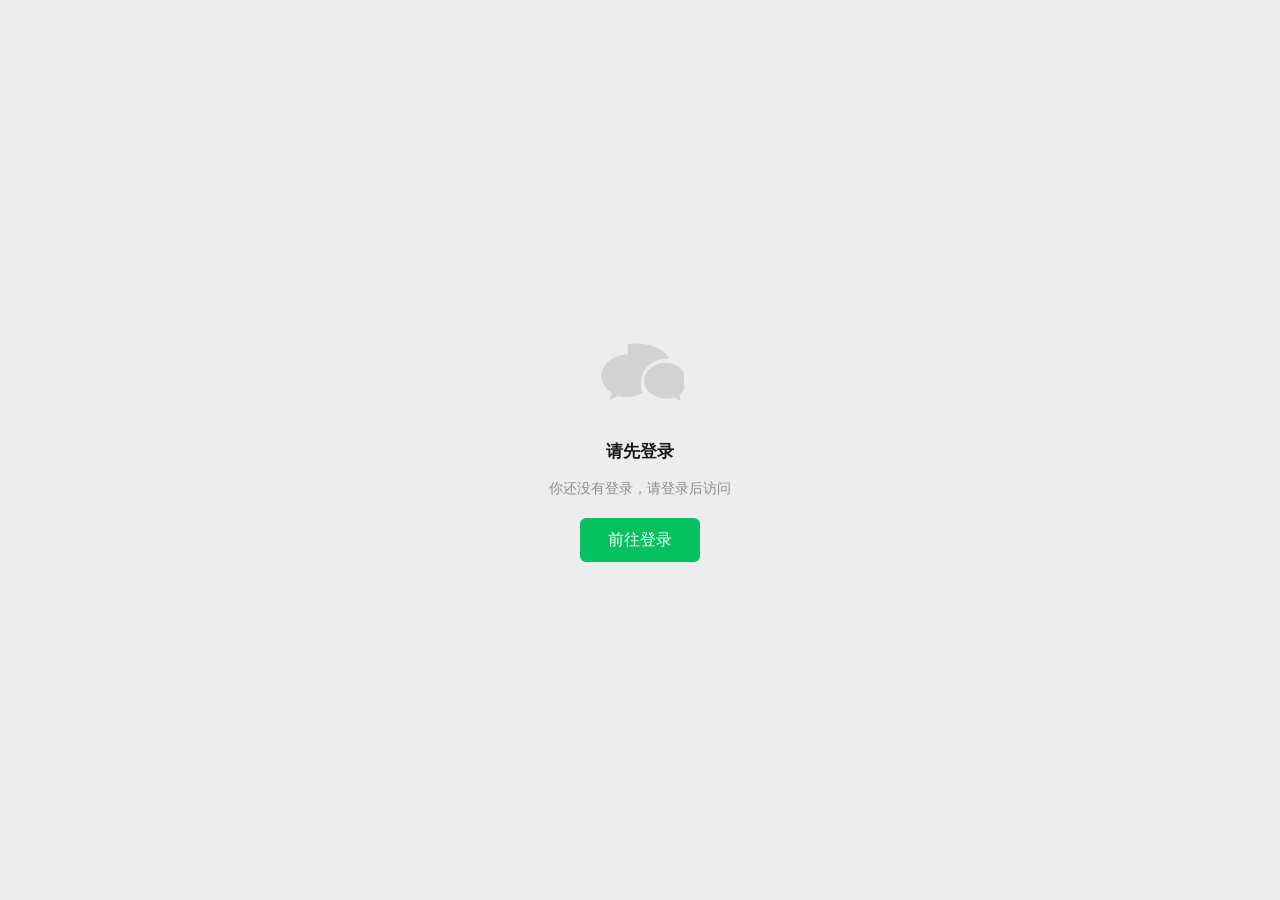
<file: phone/index.html>
<!DOCTYPE html>
<html lang="zh-CN" id="htmlRoot" data-theme="light" data-size="normal" data-density="standard">
<head>
<meta charset="UTF-8">
<meta name="viewport" content="width=device-width, initial-scale=1.0, maximum-scale=1.0, user-scalable=no, viewport-fit=cover">
<meta name="theme-color" content="#f7f7f7">
<meta name="apple-mobile-web-app-capable" content="yes">
<meta name="mobile-web-app-capable" content="yes">
<meta name="format-detection" content="telephone=no">
<title>梓睿 · 首页</title>
<link rel="icon" href="https://zirui6.github.io/logo1.png">
<script>
(function () {
  try {
    var d = document.documentElement;
    d.classList.add('phone');
    if (window.matchMedia('(pointer:coarse)').matches || (navigator.maxTouchPoints || 0) > 0) d.classList.add('touch');
    var t = localStorage.getItem('theme') || 'light';
    var s = null;
    try { s = JSON.parse(localStorage.getItem('chat_settings') || 'null'); } catch (e) {}
    if (s && s.theme && s.theme !== 'system') t = s.theme;
    if (t === 'system') t = window.matchMedia && window.matchMedia('(prefers-color-scheme: dark)').matches ? 'dark' : 'light';
    d.setAttribute('data-theme', t);
    d.setAttribute('data-size', (s && s.fontSize) || 'normal');
    d.setAttribute('data-density', (s && s.bubbleDensity) || 'standard');
    var meta = document.querySelector('meta[name="theme-color"]');
    if (meta) meta.setAttribute('content', t === 'dark' ? '#141414' : '#f7f7f7');
  } catch (e) {}
})();
</script>
<link rel="stylesheet" href="chat.css">
</head>
<body>

<!-- 未登录 -->
<div class="center-state" id="guestState" style="display:none;">
  <div class="empty-logo"></div>
  <h2>请先登录</h2>
  <p>你还没有登录，请登录后访问</p>
  <a class="btn-primary" href="login.html">前往登录</a>
</div>

<!-- 主界面 -->
<div class="app" id="app" style="display:none;">

  <header class="tab-header">
    <span class="tab-title" id="tabTitle">微信</span>
    <span class="tab-actions">
      <button class="icon-btn" data-icon="search" id="btnTopSearch" title="搜索"></button>
      <button class="icon-btn" data-icon="plus" id="btnTopAdd" title="更多"></button>
    </span>
  </header>

  <div class="search-bar" id="searchBar">
    <div class="search-field">
      <span class="search-icon"></span>
      <input id="searchInput" type="search" placeholder="搜索用户 ID 或昵称" autocomplete="off" enterkeyhint="search">
    </div>
  </div>

  <main class="tab-content" id="tabContent">
    <!-- 微信 -->
    <div class="tab-pane active" data-pane="chats">
      <div class="group-title">功能</div>
      <div class="group">
        <a class="cell" href="chat.html">
          <span class="avatar" aria-hidden="true">💬</span>
          <span class="cell-main">
            <span class="cell-label">聊天</span>
            <span class="cell-desc">好友、群聊与公共频道</span>
          </span>
          <span class="cell-arrow"></span>
        </a>
        <a class="cell" href="login.html">
          <span class="avatar grey" aria-hidden="true">👤</span>
          <span class="cell-main">
            <span class="cell-label">账号</span>
            <span class="cell-desc" id="homeAccountHint">查看登录状态</span>
          </span>
          <span class="cell-arrow"></span>
        </a>
        <div class="cell" data-act="goChat" data-focus="search">
          <span class="avatar official" aria-hidden="true">🔍</span>
          <span class="cell-main">
            <span class="cell-label">找人</span>
            <span class="cell-desc">按 ID 或昵称搜索用户</span>
          </span>
          <span class="cell-arrow"></span>
        </div>
      </div>

      <div class="group-title">最近会话</div>
      <div class="group" id="recentList">
        <div class="cell"><span class="cell-desc">打开聊天页后会在这里显示最近会话</span></div>
      </div>
      <div class="settings-foot">梓睿聊天 · 手机版 v1.0.0</div>
    </div>

    <!-- 通讯录 -->
    <div class="tab-pane" data-pane="contacts">
      <div class="empty-tip">通讯录在聊天页内查看<br>点「聊天 → 通讯录」浏览好友</div>
    </div>

    <!-- 发现 -->
    <div class="tab-pane" data-pane="discover">
      <div class="group-title">发现</div>
      <div class="group">
        <div class="cell" data-act="goChat" data-focus="discover">
          <span class="avatar official" aria-hidden="true">🌐</span>
          <span class="cell-main">
            <span class="cell-label">陌生人社区</span>
            <span class="cell-desc">浏览并和陌生用户打招呼</span>
          </span>
          <span class="cell-arrow"></span>
        </div>
        <div class="cell" data-act="goChat" data-focus="group">
          <span class="avatar" aria-hidden="true">👥</span>
          <span class="cell-main">
            <span class="cell-label">发起群聊</span>
            <span class="cell-desc">创建新群并邀请好友</span>
          </span>
          <span class="cell-arrow"></span>
        </div>
      </div>
    </div>

    <!-- 我 -->
    <div class="tab-pane" data-pane="me">
      <div class="profile-card">
        <div class="avatar-lg" id="meAvatar">?</div>
        <div class="profile-name" id="meName">用户</div>
        <div class="profile-id" id="meId">-</div>
      </div>
      <div class="group">
        <div class="cell" data-act="goChat" data-focus="settings">
          <span class="cell-label">设置</span>
          <span class="cell-value" id="meSettingsHint">账号、外观、通知</span>
          <span class="cell-arrow"></span>
        </div>
        <a class="cell" href="login.html">
          <span class="cell-label">切换账号 / 登录</span>
          <span class="cell-arrow"></span>
        </a>
      </div>
      <div class="group">
        <div class="cell" data-act="toggleTheme">
          <span class="cell-label">深色模式</span>
          <span class="cell-value" id="meThemeHint">浅色</span>
          <span class="cell-arrow"></span>
        </div>
        <div class="cell" data-act="about">
          <span class="cell-label">关于</span>
          <span class="cell-value">v1.0.0</span>
          <span class="cell-arrow"></span>
        </div>
      </div>
      <div class="group">
        <div class="cell danger" data-act="logout">
          <span class="cell-label">退出登录</span>
        </div>
      </div>
      <div class="settings-foot">梓睿聊天 · 手机版</div>
    </div>
  </main>

  <nav class="tabbar" id="tabbar">
    <button class="tab-item active" data-tab="chats">
      <span class="tab-icon" data-icon="chat"></span>
      <span class="tab-label">微信</span>
      <span class="tab-badge" id="tabBadge">0</span>
    </button>
    <button class="tab-item" data-tab="contacts">
      <span class="tab-icon" data-icon="contacts"></span>
      <span class="tab-label">通讯录</span>
    </button>
    <button class="tab-item" data-tab="discover">
      <span class="tab-icon" data-icon="discover"></span>
      <span class="tab-label">发现</span>
    </button>
    <button class="tab-item" data-tab="me">
      <span class="tab-icon" data-icon="me"></span>
      <span class="tab-label">我</span>
    </button>
  </nav>
</div>

<div class="mask" id="mask"></div>
<div class="action-sheet" id="actionSheet"></div>
<div class="toast" id="toast"></div>

<script src="phone.js"></script>
</body>
</html>
</file>
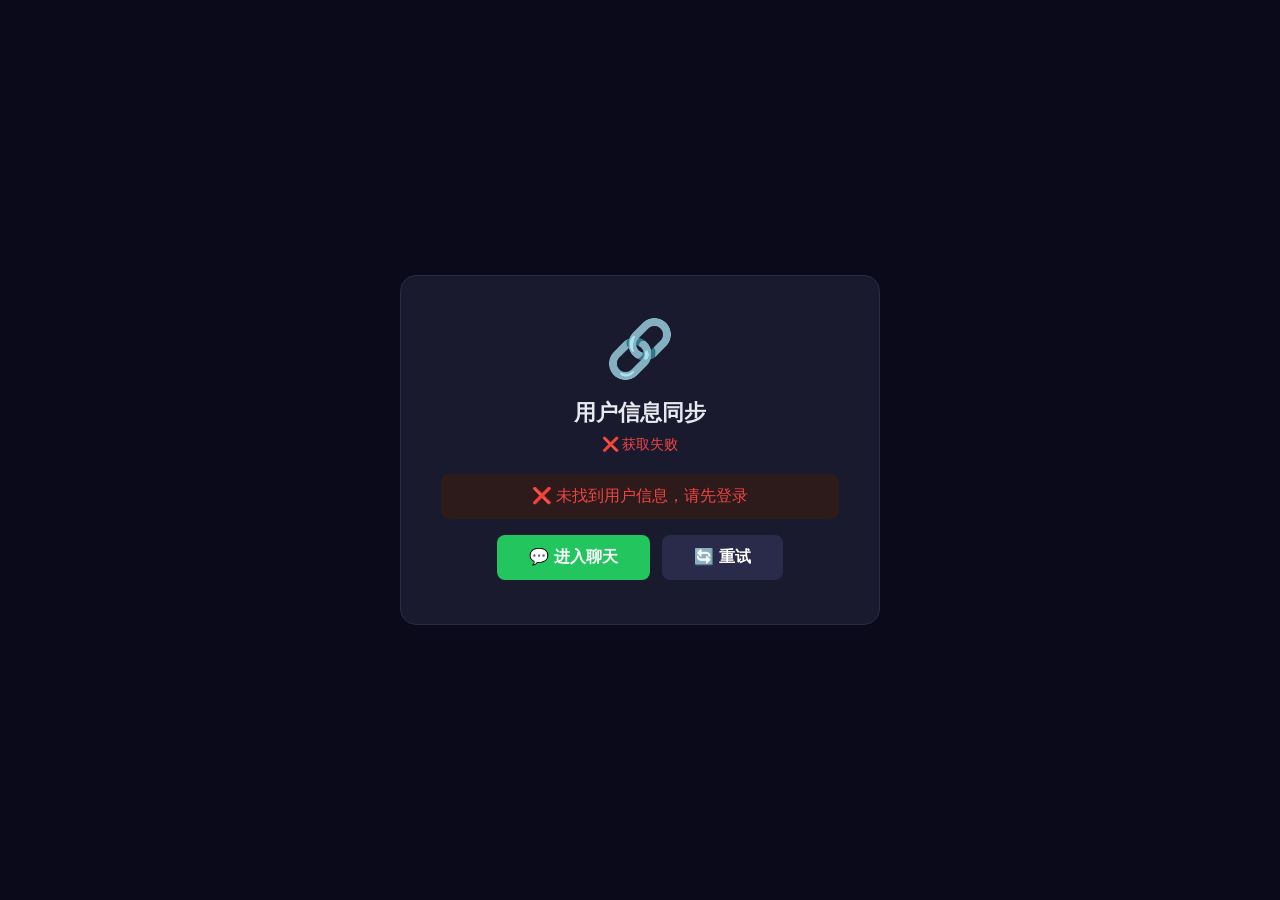
<file: get.html>
<!DOCTYPE html>
<html>
<head>
    <meta charset="UTF-8">
    <title>用户信息同步</title>
    <style>
        * { margin: 0; padding: 0; box-sizing: border-box; }
        body {
            font-family: -apple-system, "PingFang SC", "Microsoft YaHei", sans-serif;
            background: #0a0a1a;
            color: #e8e8f0;
            display: flex;
            justify-content: center;
            align-items: center;
            min-height: 100vh;
            padding: 20px;
        }
        .container {
            background: #1a1a2e;
            border-radius: 16px;
            padding: 40px;
            max-width: 480px;
            width: 100%;
            text-align: center;
            border: 1px solid #2a2a45;
        }
        .icon { font-size: 56px; margin-bottom: 16px; }
        h2 { font-size: 22px; margin-bottom: 8px; }
        p { color: #8a8aaa; font-size: 14px; margin-bottom: 20px; }
        .spinner {
            width: 40px;
            height: 40px;
            border: 3px solid #2a2a45;
            border-top-color: #4a6cf7;
            border-radius: 50%;
            animation: spin 0.8s linear infinite;
            margin: 20px auto;
        }
        @keyframes spin { to { transform: rotate(360deg); } }
        .user-card {
            background: #222240;
            border-radius: 12px;
            padding: 20px;
            margin: 16px 0;
            text-align: left;
        }
        .user-card .row {
            display: flex;
            justify-content: space-between;
            padding: 6px 0;
            border-bottom: 1px solid #2a2a45;
            font-size: 14px;
        }
        .user-card .row:last-child { border-bottom: none; }
        .user-card .label { color: #8a8aaa; }
        .user-card .value { color: #e8e8f0; font-weight: 500; }
        .btn {
            display: inline-block;
            padding: 12px 32px;
            color: #fff;
            border: none;
            border-radius: 8px;
            font-size: 16px;
            font-weight: 600;
            cursor: pointer;
            transition: all 0.3s;
            margin: 4px;
        }
        .btn:hover { opacity: 0.85; }
        .btn-primary { background: #4a6cf7; }
        .btn-success { background: #22c55e; }
        .btn-secondary { background: #2a2a4a; }
        .hidden { display: none; }
        .error { color: #ef4444; background: #2d1a1a; padding: 12px; border-radius: 8px; margin: 12px 0; }
        .success { color: #22c55e; background: #1a2d1a; padding: 12px; border-radius: 8px; margin: 12px 0; }
    </style>
</head>
<body>
<div class="container">
    <div class="icon">🔗</div>
    <h2>用户信息同步</h2>
    <p id="statusText">正在获取用户信息...</p>
    <div id="loadingState"><div class="spinner"></div></div>
    <div id="resultArea" class="hidden">
        <div id="messageBox"></div>
        <div id="userCard" class="user-card hidden">
            <div class="row"><span class="label">🆔 用户ID</span><span class="value" id="userId">-</span></div>
            <div class="row"><span class="label">👤 用户名</span><span class="value" id="userName">-</span></div>
            <div class="row"><span class="label">📧 邮箱</span><span class="value" id="userEmail">-</span></div>
        </div>
        <div>
            <button class="btn btn-success" id="syncBtn">💬 进入聊天</button>
            <button class="btn btn-secondary" id="retryBtn">🔄 重试</button>
        </div>
    </div>
</div>
<script>
    const statusText = document.getElementById('statusText');
    const loadingState = document.getElementById('loadingState');
    const resultArea = document.getElementById('resultArea');
    const messageBox = document.getElementById('messageBox');
    const userCard = document.getElementById('userCard');
    const userIdEl = document.getElementById('userId');
    const userNameEl = document.getElementById('userName');
    const userEmailEl = document.getElementById('userEmail');
    const syncBtn = document.getElementById('syncBtn');
    const retryBtn = document.getElementById('retryBtn');

    let userData = null;

    // 从 URL 获取用户数据
    function getUserFromURL() {
        const params = new URLSearchParams(window.location.search);
        const userParam = params.get('user');
        if (userParam) {
            try {
                const data = JSON.parse(decodeURIComponent(userParam));
                if (data && data.id) return data;
            } catch (e) {}
        }
        return null;
    }

    function displayUser(user) {
        userData = user;
        userIdEl.textContent = user.id || '-';
        userNameEl.textContent = user.username || user.display_name || '-';
        userEmailEl.textContent = user.email || '-';
        userCard.classList.remove('hidden');
        statusText.textContent = '✅ 获取成功！';
        statusText.style.color = '#22c55e';
        loadingState.classList.add('hidden');
        resultArea.classList.remove('hidden');
        messageBox.className = 'success';
        messageBox.textContent = '✅ 用户信息获取成功！';
        messageBox.style.display = 'block';
    }

    function showError(msg) {
        statusText.textContent = '❌ 获取失败';
        statusText.style.color = '#ef4444';
        loadingState.classList.add('hidden');
        resultArea.classList.remove('hidden');
        messageBox.className = 'error';
        messageBox.textContent = '❌ ' + msg;
        messageBox.style.display = 'block';
    }

    // 同步并跳转到聊天
    function syncAndGo() {
        if (!userData) return;
        // 保存到 localStorage
        localStorage.setItem('chat_user_data', JSON.stringify(userData));
        if (userData.token) localStorage.setItem('auth_token', userData.token);
        // 跳转到聊天
        window.location.href = 'index.html';
    }

    function init() {
        const user = getUserFromURL();
        if (user) {
            console.log('✅ 获取到用户:', user);
            displayUser(user);
        } else {
            showError('未找到用户信息，请先登录');
            // 跳转到 user.html
            setTimeout(() => {
                window.location.href = '../user.html';
            }, 2000);
        }
    }

    syncBtn.addEventListener('click', syncAndGo);
    retryBtn.addEventListener('click', function() {
        window.location.reload();
    });

    init();
</script>
</body>
</html>
</file>
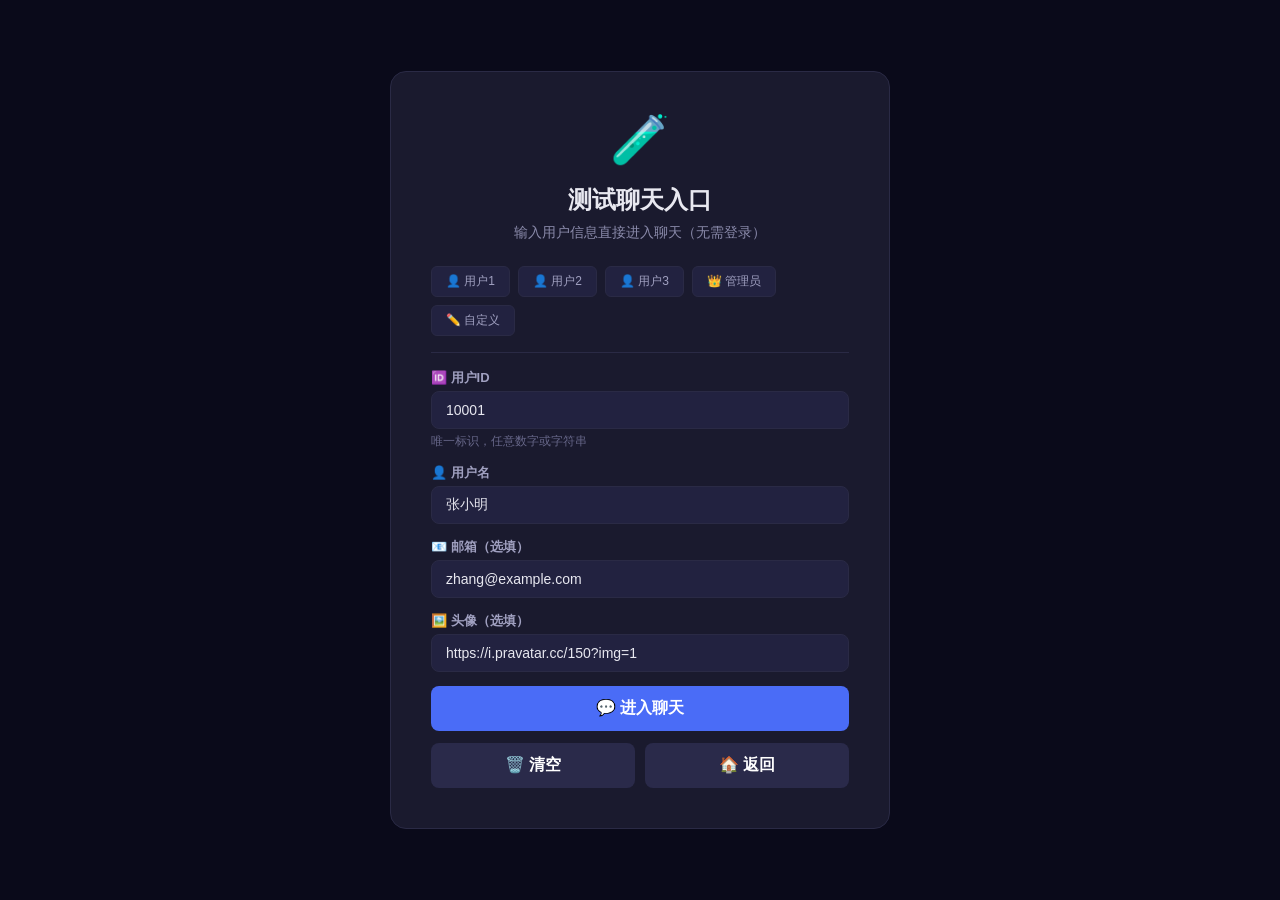
<file: test.html>
<!DOCTYPE html>
<html lang="zh-CN">
<head>
    <meta charset="UTF-8" />
    <meta name="viewport" content="width=device-width, initial-scale=1.0" />
    <title>测试聊天入口</title>
    <style>
        * { margin: 0; padding: 0; box-sizing: border-box; }
        body {
            font-family: -apple-system, "PingFang SC", "Microsoft YaHei", sans-serif;
            background: #0a0a1a;
            color: #e8e8f0;
            display: flex;
            justify-content: center;
            align-items: center;
            min-height: 100vh;
            padding: 20px;
        }
        .container {
            background: #1a1a2e;
            border-radius: 16px;
            padding: 40px;
            max-width: 500px;
            width: 100%;
            border: 1px solid #2a2a45;
        }
        .icon { font-size: 48px; text-align: center; margin-bottom: 16px; }
        h2 { text-align: center; margin-bottom: 8px; }
        p { text-align: center; color: #8a8aaa; font-size: 14px; margin-bottom: 24px; }
        .form-group { margin-bottom: 14px; }
        .form-group label {
            display: block;
            font-size: 13px;
            font-weight: 600;
            color: #a0a0c0;
            margin-bottom: 4px;
        }
        .form-group input, .form-group select {
            width: 100%;
            padding: 10px 14px;
            background: #222240;
            border: 1px solid #2a2a45;
            border-radius: 8px;
            color: #e8e8f0;
            font-size: 14px;
            outline: none;
            transition: all 0.3s;
        }
        .form-group input:focus, .form-group select:focus {
            border-color: #4a6cf7;
            box-shadow: 0 0 0 3px rgba(74, 108, 247, 0.15);
        }
        .form-group select option { background: #1a1a2e; }
        .btn {
            width: 100%;
            padding: 12px;
            background: #4a6cf7;
            color: #fff;
            border: none;
            border-radius: 8px;
            font-size: 16px;
            font-weight: 600;
            cursor: pointer;
            transition: all 0.3s;
        }
        .btn:hover { opacity: 0.85; transform: translateY(-1px); }
        .btn-success { background: #22c55e; }
        .btn-secondary { background: #2a2a4a; }
        .btn-group { display: flex; gap: 10px; margin-top: 12px; }
        .btn-group .btn { width: 50%; }
        .preset-users {
            display: flex;
            gap: 8px;
            flex-wrap: wrap;
            margin-bottom: 16px;
        }
        .preset-users button {
            padding: 6px 14px;
            background: #222240;
            border: 1px solid #2a2a45;
            border-radius: 6px;
            color: #a0a0c0;
            font-size: 12px;
            cursor: pointer;
            transition: all 0.3s;
        }
        .preset-users button:hover {
            border-color: #4a6cf7;
            color: #e8e8f0;
            background: #2a2a4a;
        }
        .hint {
            font-size: 12px;
            color: #666688;
            margin-top: 4px;
        }
        .divider {
            border: none;
            border-top: 1px solid #2a2a45;
            margin: 16px 0;
        }
    </style>
</head>
<body>

<div class="container">
    <div class="icon">🧪</div>
    <h2>测试聊天入口</h2>
    <p>输入用户信息直接进入聊天（无需登录）</p>

    <!-- 预设用户 -->
    <div class="preset-users">
        <button onclick="loadPreset('user1')">👤 用户1</button>
        <button onclick="loadPreset('user2')">👤 用户2</button>
        <button onclick="loadPreset('user3')">👤 用户3</button>
        <button onclick="loadPreset('admin')">👑 管理员</button>
        <button onclick="loadPreset('custom')">✏️ 自定义</button>
    </div>

    <hr class="divider" />

    <form id="testForm" onsubmit="enterChat(event)">
        <div class="form-group">
            <label>🆔 用户ID</label>
            <input type="text" id="userId" placeholder="例如: 12345" required />
            <div class="hint">唯一标识，任意数字或字符串</div>
        </div>

        <div class="form-group">
            <label>👤 用户名</label>
            <input type="text" id="userName" placeholder="例如: 测试用户" required />
        </div>

        <div class="form-group">
            <label>📧 邮箱（选填）</label>
            <input type="email" id="userEmail" placeholder="test@example.com" />
        </div>

        <div class="form-group">
            <label>🖼️ 头像（选填）</label>
            <input type="text" id="userAvatar" placeholder="https://example.com/avatar.jpg" />
        </div>

        <button type="submit" class="btn">💬 进入聊天</button>
    </form>

    <div class="btn-group">
        <button class="btn btn-secondary" onclick="clearAll()">🗑️ 清空</button>
        <button class="btn btn-secondary" onclick="window.location.href='index.html'">🏠 返回</button>
    </div>
</div>

<script>
    // ============================================================
    // 预设用户数据
    // ============================================================
    const PRESETS = {
        user1: {
            id: '10001',
            username: '张小明',
            email: 'zhang@example.com',
            avatar_url: 'https://i.pravatar.cc/150?img=1'
        },
        user2: {
            id: '10002',
            username: '李小红',
            email: 'li@example.com',
            avatar_url: 'https://i.pravatar.cc/150?img=5'
        },
        user3: {
            id: '10003',
            username: '王大力',
            email: 'wang@example.com',
            avatar_url: 'https://i.pravatar.cc/150?img=11'
        },
        admin: {
            id: 'admin_001',
            username: '管理员',
            email: 'admin@example.com',
            avatar_url: 'https://i.pravatar.cc/150?img=12'
        },
        custom: {
            id: '99999',
            username: '自定义用户',
            email: 'custom@example.com',
            avatar_url: 'https://i.pravatar.cc/150?img=20'
        }
    };

    // ============================================================
    // 加载预设
    // ============================================================
    function loadPreset(name) {
        const user = PRESETS[name];
        if (!user) return;

        document.getElementById('userId').value = user.id;
        document.getElementById('userName').value = user.username;
        document.getElementById('userEmail').value = user.email || '';
        document.getElementById('userAvatar').value = user.avatar_url || '';
    }

    // ============================================================
    // 清空表单
    // ============================================================
    function clearAll() {
        document.getElementById('userId').value = '';
        document.getElementById('userName').value = '';
        document.getElementById('userEmail').value = '';
        document.getElementById('userAvatar').value = '';
    }

    // ============================================================
    // 进入聊天
    // ============================================================
    function enterChat(event) {
        event.preventDefault();

        const id = document.getElementById('userId').value.trim();
        const username = document.getElementById('userName').value.trim();
        const email = document.getElementById('userEmail').value.trim();
        const avatar = document.getElementById('userAvatar').value.trim();

        if (!id || !username) {
            alert('请至少填写用户ID和用户名');
            return;
        }

        // 构建用户数据
        const userData = {
            id: id,
            username: username,
            display_name: username,
            email: email || id + '@test.user',
            avatar_url: avatar || 'https://zirui6.github.io/touxiang.jpg'
        };

        // 编码并跳转
        const encoded = encodeURIComponent(JSON.stringify(userData));
        window.location.href = 'get.html?user=' + encoded;
    }

    // ============================================================
    // 自动加载第一个预设（方便测试）
    // ============================================================
    loadPreset('user1');
</script>

</body>
</html>
</file>
<file: phone/chat.css>
/* ==========================================================================
   梓睿聊天 · 手机版样式（参考微信手机版）
   —— 单列布局 + 底部标签栏 + 全屏滑入的聊天/设置页
   —— 适配安全区（刘海屏）、软键盘、深色模式、字号与气泡密度设置
   ========================================================================== */

* { margin:0; padding:0; box-sizing:border-box; -webkit-tap-highlight-color:transparent; }

/* ---------- 主题变量：浅色（微信手机版配色） ---------- */
:root {
  --bg:#ededed;             /* 页面底色 */
  --bg-nav:#f7f7f7;         /* 导航栏 / 标签栏 */
  --card:#ffffff;           /* 卡片 / 左侧气泡 */
  --line:rgba(0,0,0,.07);
  --line-strong:rgba(0,0,0,.12);

  --bubble-self:#95ec69;
  --bubble-self-text:#191919;
  --bubble-other-text:#191919;
  --bubble-radius:6px;
  --msg-gap:16px;

  --text:#191919;
  --text-2:#4a4a4a;
  --text-3:#8c8c8c;
  --text-4:#b2b2b2;

  --brand:#07c160;
  --brand-hover:#06ad56;
  --danger:#fa5151;
  --link:#576b95;

  --search-bg:#efefef;
  --press:rgba(0,0,0,.06);

  --nav-h:46px;
  --tabbar-h:52px;
  --safe-top:env(safe-area-inset-top, 0px);
  --safe-bottom:env(safe-area-inset-bottom, 0px);
  --vvh:100dvh;
}

/* ---------- 主题变量：深色 ---------- */
[data-theme="dark"] {
  --bg:#111111;
  --bg-nav:#1c1c1c;
  --card:#2a2a2a;
  --line:rgba(255,255,255,.08);
  --line-strong:rgba(255,255,255,.14);

  --bubble-self:#3eb575;
  --bubble-self-text:#f2f2f2;
  --bubble-other-text:#e8e8e8;

  --text:#e6e6e6;
  --text-2:#c2c2c2;
  --text-3:#8f8f8f;
  --text-4:#6b6b6b;

  --search-bg:#2b2b2b;
  --press:rgba(255,255,255,.07);
  --link:#7d90b8;
}

/* ---------- 基础 ---------- */
html, body { height:100%; }
html { -webkit-text-size-adjust:100%; }
body {
  font-family:-apple-system,BlinkMacSystemFont,"PingFang SC","Hiragino Sans GB","Microsoft YaHei",
              "Helvetica Neue",Helvetica,Arial,sans-serif;
  font-size:15px; line-height:1.45; color:var(--text); background:var(--bg);
  min-height:var(--vvh);
  overscroll-behavior-y:none;
  touch-action:manipulation;
  -webkit-font-smoothing:antialiased;
  -webkit-user-select:none; user-select:none;
}
input, textarea { font-family:inherit; font-size:16px; -webkit-user-select:text; user-select:text; }
button { font-family:inherit; color:inherit; background:none; border:none; }
a { color:inherit; text-decoration:none; }
img { max-width:100%; display:block; }

/* 字号档位（只影响聊天正文与列表字号） */
html[data-size="small"]  { --msg-scale:.94; --list-scale:.96; }
html[data-size="normal"] { --msg-scale:1;   --list-scale:1; }
html[data-size="large"]  { --msg-scale:1.12; --list-scale:1.06; }
html[data-size="xlarge"] { --msg-scale:1.24; --list-scale:1.12; }

/* 气泡密度 */
html[data-density="compact"]  { --msg-gap:10px; }
html[data-density="standard"] { --msg-gap:16px; }
html[data-density="loose"]    { --msg-gap:24px; }

/* ==========================================================================
   图标（内联 SVG 掩膜，随文字颜色变化）
   ========================================================================== */
[data-icon]::before,
.tab-icon::before,
.search-icon::before,
.empty-logo::before {
  content:''; display:block; width:100%; height:100%;
  background-color:currentColor;
  -webkit-mask-repeat:no-repeat; mask-repeat:no-repeat;
  -webkit-mask-position:center; mask-position:center;
  -webkit-mask-size:contain; mask-size:contain;
}

[data-icon]::before { width:22px; height:22px; margin:auto; }

[data-icon="chat"]::before {
  -webkit-mask-image:url("data:image/svg+xml,%3Csvg xmlns='http://www.w3.org/2000/svg' viewBox='0 0 24 24' fill='none' stroke='%23fff' stroke-width='1.8' stroke-linecap='round' stroke-linejoin='round'%3E%3Cpath d='M21 11.5a8.4 8.4 0 0 1-9 8.4 9.1 9.1 0 0 1-3.3-.6L3 21l1.8-5A8.2 8.2 0 0 1 3.9 11 8.4 8.4 0 0 1 12 2.6a8.4 8.4 0 0 1 9 8.9z'/%3E%3C/svg%3E");
          mask-image:url("data:image/svg+xml,%3Csvg xmlns='http://www.w3.org/2000/svg' viewBox='0 0 24 24' fill='none' stroke='%23fff' stroke-width='1.8' stroke-linecap='round' stroke-linejoin='round'%3E%3Cpath d='M21 11.5a8.4 8.4 0 0 1-9 8.4 9.1 9.1 0 0 1-3.3-.6L3 21l1.8-5A8.2 8.2 0 0 1 3.9 11 8.4 8.4 0 0 1 12 2.6a8.4 8.4 0 0 1 9 8.9z'/%3E%3C/svg%3E");
}
[data-icon="contacts"]::before {
  -webkit-mask-image:url("data:image/svg+xml,%3Csvg xmlns='http://www.w3.org/2000/svg' viewBox='0 0 24 24' fill='none' stroke='%23fff' stroke-width='1.8' stroke-linecap='round' stroke-linejoin='round'%3E%3Cpath d='M17 21v-2a4 4 0 0 0-4-4H6a4 4 0 0 0-4 4v2'/%3E%3Ccircle cx='9.5' cy='7' r='4'/%3E%3Cpath d='M22 21v-2a4 4 0 0 0-3-3.87M16.5 3.13A4 4 0 0 1 16.5 11'/%3E%3C/svg%3E");
          mask-image:url("data:image/svg+xml,%3Csvg xmlns='http://www.w3.org/2000/svg' viewBox='0 0 24 24' fill='none' stroke='%23fff' stroke-width='1.8' stroke-linecap='round' stroke-linejoin='round'%3E%3Cpath d='M17 21v-2a4 4 0 0 0-4-4H6a4 4 0 0 0-4 4v2'/%3E%3Ccircle cx='9.5' cy='7' r='4'/%3E%3Cpath d='M22 21v-2a4 4 0 0 0-3-3.87M16.5 3.13A4 4 0 0 1 16.5 11'/%3E%3C/svg%3E");
}
[data-icon="discover"]::before {
  -webkit-mask-image:url("data:image/svg+xml,%3Csvg xmlns='http://www.w3.org/2000/svg' viewBox='0 0 24 24' fill='none' stroke='%23fff' stroke-width='1.8' stroke-linecap='round' stroke-linejoin='round'%3E%3Ccircle cx='12' cy='12' r='9.2'/%3E%3Cpath d='M15.6 8.4l-2.1 5.1-5.1 2.1 2.1-5.1z'/%3E%3C/svg%3E");
          mask-image:url("data:image/svg+xml,%3Csvg xmlns='http://www.w3.org/2000/svg' viewBox='0 0 24 24' fill='none' stroke='%23fff' stroke-width='1.8' stroke-linecap='round' stroke-linejoin='round'%3E%3Ccircle cx='12' cy='12' r='9.2'/%3E%3Cpath d='M15.6 8.4l-2.1 5.1-5.1 2.1 2.1-5.1z'/%3E%3C/svg%3E");
}
[data-icon="me"]::before {
  -webkit-mask-image:url("data:image/svg+xml,%3Csvg xmlns='http://www.w3.org/2000/svg' viewBox='0 0 24 24' fill='none' stroke='%23fff' stroke-width='1.8' stroke-linecap='round' stroke-linejoin='round'%3E%3Ccircle cx='12' cy='8' r='4'/%3E%3Cpath d='M4.5 21a7.5 7.5 0 0 1 15 0'/%3E%3C/svg%3E");
          mask-image:url("data:image/svg+xml,%3Csvg xmlns='http://www.w3.org/2000/svg' viewBox='0 0 24 24' fill='none' stroke='%23fff' stroke-width='1.8' stroke-linecap='round' stroke-linejoin='round'%3E%3Ccircle cx='12' cy='8' r='4'/%3E%3Cpath d='M4.5 21a7.5 7.5 0 0 1 15 0'/%3E%3C/svg%3E");
}
[data-icon="search"]::before {
  -webkit-mask-image:url("data:image/svg+xml,%3Csvg xmlns='http://www.w3.org/2000/svg' viewBox='0 0 24 24' fill='none' stroke='%23fff' stroke-width='2.1' stroke-linecap='round'%3E%3Ccircle cx='10.6' cy='10.6' r='7.2'/%3E%3Cpath d='M20 20l-4.4-4.4'/%3E%3C/svg%3E");
          mask-image:url("data:image/svg+xml,%3Csvg xmlns='http://www.w3.org/2000/svg' viewBox='0 0 24 24' fill='none' stroke='%23fff' stroke-width='2.1' stroke-linecap='round'%3E%3Ccircle cx='10.6' cy='10.6' r='7.2'/%3E%3Cpath d='M20 20l-4.4-4.4'/%3E%3C/svg%3E");
}
[data-icon="plus"]::before {
  -webkit-mask-image:url("data:image/svg+xml,%3Csvg xmlns='http://www.w3.org/2000/svg' viewBox='0 0 24 24' fill='none' stroke='%23fff' stroke-width='1.9' stroke-linecap='round'%3E%3Crect x='3' y='3' width='18' height='18' rx='4.5'/%3E%3Cpath d='M12 8.2v7.6M8.2 12h7.6'/%3E%3C/svg%3E");
          mask-image:url("data:image/svg+xml,%3Csvg xmlns='http://www.w3.org/2000/svg' viewBox='0 0 24 24' fill='none' stroke='%23fff' stroke-width='1.9' stroke-linecap='round'%3E%3Crect x='3' y='3' width='18' height='18' rx='4.5'/%3E%3Cpath d='M12 8.2v7.6M8.2 12h7.6'/%3E%3C/svg%3E");
}
[data-icon="more"]::before {
  -webkit-mask-image:url("data:image/svg+xml,%3Csvg xmlns='http://www.w3.org/2000/svg' viewBox='0 0 24 24' fill='%23fff'%3E%3Ccircle cx='5.2' cy='12' r='1.9'/%3E%3Ccircle cx='12' cy='12' r='1.9'/%3E%3Ccircle cx='18.8' cy='12' r='1.9'/%3E%3C/svg%3E");
          mask-image:url("data:image/svg+xml,%3Csvg xmlns='http://www.w3.org/2000/svg' viewBox='0 0 24 24' fill='%23fff'%3E%3Ccircle cx='5.2' cy='12' r='1.9'/%3E%3Ccircle cx='12' cy='12' r='1.9'/%3E%3Ccircle cx='18.8' cy='12' r='1.9'/%3E%3C/svg%3E");
}
[data-icon="emoji"]::before {
  -webkit-mask-image:url("data:image/svg+xml,%3Csvg xmlns='http://www.w3.org/2000/svg' viewBox='0 0 24 24' fill='none' stroke='%23fff' stroke-width='1.7' stroke-linecap='round'%3E%3Ccircle cx='12' cy='12' r='9.2'/%3E%3Cpath d='M8.4 14.2a4.4 4.4 0 0 0 7.2 0'/%3E%3Ccircle cx='9' cy='9.6' r='1.05' fill='%23fff' stroke='none'/%3E%3Ccircle cx='15' cy='9.6' r='1.05' fill='%23fff' stroke='none'/%3E%3C/svg%3E");
          mask-image:url("data:image/svg+xml,%3Csvg xmlns='http://www.w3.org/2000/svg' viewBox='0 0 24 24' fill='none' stroke='%23fff' stroke-width='1.7' stroke-linecap='round'%3E%3Ccircle cx='12' cy='12' r='9.2'/%3E%3Cpath d='M8.4 14.2a4.4 4.4 0 0 0 7.2 0'/%3E%3Ccircle cx='9' cy='9.6' r='1.05' fill='%23fff' stroke='none'/%3E%3Ccircle cx='15' cy='9.6' r='1.05' fill='%23fff' stroke='none'/%3E%3C/svg%3E");
}
.tab-icon::before,
.search-icon::before,
.empty-logo::before { background-color:currentColor; }

.chev-left {
  display:block; width:11px; height:11px; border-left:2px solid currentColor; border-bottom:2px solid currentColor;
  transform:rotate(45deg); margin-left:3px;
}

/* ==========================================================================
   加载屏
   ========================================================================== */
.loading-screen {
  position:fixed; inset:0; z-index:2000; display:flex; flex-direction:column;
  align-items:center; justify-content:center; gap:14px; background:var(--bg-nav);
}
.loading-screen .spinner {
  width:30px; height:30px; border:2.5px solid var(--search-bg);
  border-top-color:var(--brand); border-radius:50%; animation:spin .8s linear infinite;
}
.loading-screen p { color:var(--text-3); font-size:13px; }
@keyframes spin { to { transform:rotate(360deg); } }

/* ==========================================================================
   主界面骨架
   ========================================================================== */
.app {
  display:flex; flex-direction:column;
  height:var(--vvh); min-height:var(--vvh); overflow:hidden;
  padding-top:var(--safe-top);
}

/* 顶部导航栏 */
.tab-header {
  flex:0 0 auto; height:var(--nav-h); display:flex; align-items:center;
  padding:0 6px 0 16px; background:var(--bg-nav);
  border-bottom:1px solid var(--line);
}
.tab-title { font-size:17px; font-weight:600; letter-spacing:.3px; }
.tab-actions { margin-left:auto; display:flex; align-items:center; gap:2px; }
.icon-btn {
  width:40px; height:40px; display:flex; align-items:center; justify-content:center;
  color:var(--text); border-radius:8px; transition:background .12s ease;
}
.icon-btn:active { background:var(--press); }
.icon-btn[hidden] { display:none; }

/* 搜索条 */
.search-bar {
  flex:0 0 auto; height:0; overflow:hidden; background:var(--bg-nav);
  transition:height .18s ease; padding:0 12px;
}
.search-bar.show { height:50px; }
.search-field {
  position:relative; display:flex; align-items:center; height:34px;
  background:var(--search-bg); border-radius:6px; margin-top:8px;
}
.search-icon {
  position:absolute; left:9px; width:15px; height:15px; color:var(--text-4);
  display:block; pointer-events:none;
}
.search-field input {
  flex:1; height:100%; border:none; outline:none; background:transparent;
  padding:0 12px 0 30px; color:var(--text);
}
.search-field input::-webkit-search-cancel-button { -webkit-appearance:none; }

/* 内容区 */
.tab-content { flex:1 1 auto; min-height:0; position:relative; overflow:hidden; }
.tab-pane {
  position:absolute; inset:0; overflow-y:auto; -webkit-overflow-scrolling:touch;
  overscroll-behavior:contain; display:none;
}
.tab-pane.active { display:block; }
.tab-pane::-webkit-scrollbar { width:0; }

/* 底部标签栏 */
.tabbar {
  flex:0 0 auto; height:calc(var(--tabbar-h) + var(--safe-bottom));
  padding-bottom:var(--safe-bottom);
  display:grid; grid-template-columns:repeat(4,1fr);
  background:var(--bg-nav); border-top:1px solid var(--line);
}
.tab-item {
  position:relative; display:flex; flex-direction:column; align-items:center;
  justify-content:center; gap:2px; color:var(--text-3); transition:color .12s ease;
}
.tab-item .tab-icon { width:24px; height:24px; display:block; }
.tab-item .tab-label { font-size:10.5px; line-height:1; }
.tab-item.active { color:var(--brand); }
.tab-item:active { opacity:.7; }
.tab-badge {
  position:absolute; top:3px; left:50%; margin-left:8px;
  min-width:16px; height:16px; padding:0 4px; border-radius:8px;
  background:var(--danger); color:#fff; font-size:10px; line-height:16px;
  text-align:center; font-weight:600; display:none;
}
.tab-badge.show { display:block; }

/* ==========================================================================
   列表（会话 / 联系人 / 发现）
   ========================================================================== */
.list { background:var(--card); min-height:100%; }

.list-item {
  position:relative; background:var(--card); overflow:hidden;
  border-bottom:1px solid var(--line);
}
.list-item:last-child { border-bottom:none; }
.list-item .item-inner {
  position:relative; z-index:2; display:flex; align-items:center; gap:12px;
  padding:11px 16px; min-height:64px; background:var(--card);
  transition:transform .2s cubic-bezier(.3,.8,.4,1), background .12s ease;
  will-change:transform;
}
.list-item:active .item-inner { background:var(--press); }
.list-item.dragging .item-inner { transition:none; }
.list-item .item-body { flex:1; min-width:0; }
.list-item .item-name {
  font-size:calc(16px * var(--list-scale, 1)); line-height:1.25; color:var(--text);
  white-space:nowrap; overflow:hidden; text-overflow:ellipsis;
}
.list-item .item-preview {
  margin-top:3px; font-size:calc(13px * var(--list-scale, 1)); color:var(--text-3);
  white-space:nowrap; overflow:hidden; text-overflow:ellipsis;
}
.list-item .item-meta {
  flex:0 0 auto; display:flex; flex-direction:column; align-items:flex-end;
  gap:6px; padding-left:8px;
}
.list-item .item-time { font-size:11.5px; color:var(--text-4); white-space:nowrap; }
.list-item .unread-dot {
  width:9px; height:9px; border-radius:50%; background:var(--danger);
}
.list-item .unread-badge {
  min-width:18px; height:18px; padding:0 5px; border-radius:9px; background:var(--danger);
  color:#fff; font-size:11px; line-height:18px; text-align:center; font-weight:500;
}
/* 左滑露出的操作 */
.item-actions {
  position:absolute; top:0; right:0; bottom:0; z-index:1;
  display:flex; align-items:stretch;
}
.item-actions button {
  width:72px; color:#fff; font-size:14px; background:var(--text-3);
}
.item-actions button.danger { background:var(--danger); }
.item-actions button.brand { background:var(--brand); }

/* 头像 */
.avatar, .avatar-lg, .avatar-md {
  flex:0 0 auto; display:flex; align-items:center; justify-content:center;
  background:var(--brand); color:#fff; font-weight:600; overflow:hidden;
}
.avatar { width:46px; height:46px; border-radius:6px; font-size:18px; }
.avatar-md { width:42px; height:42px; border-radius:6px; font-size:17px; }
.avatar-lg { width:74px; height:74px; border-radius:10px; font-size:30px; }
.avatar.official { background:var(--link); }
.avatar.grey { background:var(--text-3); }
.avatar img, .avatar-lg img { width:100%; height:100%; object-fit:cover; }

/* 分组标题与卡片 */
.group-title {
  padding:18px 16px 7px; font-size:13px; color:var(--text-3);
}
.group {
  background:var(--card); border-top:1px solid var(--line); border-bottom:1px solid var(--line);
}
.group + .group { border-top:none; }
.cell {
  position:relative; display:flex; align-items:center; gap:12px;
  min-height:50px; padding:11px 16px; background:var(--card);
  border-bottom:1px solid var(--line); transition:background .12s ease;
}
.cell:last-child { border-bottom:none; }
.cell[data-act], a.cell { cursor:pointer; }
.cell[data-act]:active, a.cell:active { background:var(--press); }
.cell.stack { flex-direction:column; align-items:stretch; gap:8px; }
.cell.stack .cell-label { margin-bottom:2px; }
.cell-main { flex:1; min-width:0; display:flex; flex-direction:column; gap:3px; }
.cell-label { font-size:15.5px; color:var(--text); }
.cell-desc { font-size:12.5px; color:var(--text-3); line-height:1.4; }
.cell-value {
  font-size:13.5px; color:var(--text-3); max-width:52%;
  white-space:nowrap; overflow:hidden; text-overflow:ellipsis;
}
.cell-arrow {
  flex:0 0 auto; width:9px; height:9px; border-top:1.8px solid var(--text-4);
  border-right:1.8px solid var(--text-4); transform:rotate(45deg); margin-left:2px;
}
.cell.danger .cell-label { color:var(--danger); }
.badge-inline {
  flex:0 0 auto; min-width:18px; height:18px; padding:0 5px; border-radius:9px;
  background:var(--danger); color:#fff; font-size:11px; line-height:18px;
  text-align:center; font-weight:500;
}
.cell-input {
  flex:1; min-width:0; height:34px; padding:0 10px; border-radius:6px;
  border:1px solid var(--line-strong); background:var(--bg); color:var(--text); font-size:15px;
}
.cell-input.full { width:100%; }
.cell-input:focus { outline:none; border-color:var(--brand); }
.mini-btn {
  flex:0 0 auto; height:32px; padding:0 14px; border-radius:6px; font-size:13.5px;
  border:1px solid var(--line-strong); color:var(--text-2); background:var(--card);
  transition:background .12s ease;
}
.mini-btn:active { background:var(--press); }
.mini-btn.primary { background:var(--brand); border-color:var(--brand); color:#fff; }
.mini-btn.primary:active { background:var(--brand-hover); }
.mini-btn:disabled { opacity:.5; }

/* 分段选择 */
.seg { display:flex; gap:8px; flex-wrap:wrap; }
.seg button {
  flex:1 1 0; min-width:62px; height:34px; border-radius:6px; font-size:13.5px;
  border:1px solid var(--line-strong); color:var(--text-2); background:var(--card);
}
.seg button.active { background:var(--brand); border-color:var(--brand); color:#fff; }

/* 开关 */
.switch { position:relative; width:48px; height:28px; flex:0 0 auto; }
.switch input { position:absolute; opacity:0; width:0; height:0; }
.switch .track {
  position:absolute; inset:0; background:var(--text-4); border-radius:14px;
  transition:background .18s ease;
}
.switch .track::after {
  content:''; position:absolute; top:2px; left:2px; width:24px; height:24px;
  border-radius:50%; background:#fff; transition:transform .18s ease;
  box-shadow:0 1px 3px rgba(0,0,0,.22);
}
.switch input:checked + .track { background:var(--brand); }
.switch input:checked + .track::after { transform:translateX(20px); }

/* 「我」页 */
.profile-card {
  display:flex; flex-direction:column; align-items:center; gap:10px;
  padding:26px 20px 24px; background:var(--card); margin-bottom:12px;
}
.profile-name { font-size:19px; font-weight:600; }
.profile-id { font-size:12.5px; color:var(--text-3); word-break:break-all; text-align:center; }
.settings-foot {
  padding:20px 16px calc(28px + var(--safe-bottom));
  text-align:center; font-size:12px; color:var(--text-4);
}

/* ==========================================================================
   全屏滑入页（聊天 / 设置）
   ========================================================================== */
.chat-view, .settings-view {
  position:fixed; inset:0; z-index:1200; display:flex; flex-direction:column;
  background:var(--bg); padding-top:var(--safe-top);
  height:var(--vvh);
  transform:translateX(100%); visibility:hidden;
  transition:transform .26s cubic-bezier(.32,.72,0,1), visibility .26s;
  will-change:transform;
}
.chat-view.open, .settings-view.open { transform:translateX(0); visibility:visible; }
.settings-view { z-index:1300; }

/* 导航栏 */
.nav-bar {
  flex:0 0 auto; height:var(--nav-h); display:flex; align-items:center;
  gap:4px; padding:0 6px; background:var(--bg-nav); border-bottom:1px solid var(--line);
}
.nav-back, .nav-action, .nav-action-placeholder {
  flex:0 0 auto; width:40px; height:40px;
  display:flex; align-items:center; justify-content:center; color:var(--text);
  border-radius:8px;
}
.nav-back:active, .nav-action:active { background:var(--press); }
.nav-action::before { width:22px; height:22px; }
.nav-center {
  flex:1; min-width:0; display:flex; flex-direction:column; align-items:center;
  justify-content:center; line-height:1.15;
}
.nav-title {
  font-size:16.5px; font-weight:600; max-width:100%;
  white-space:nowrap; overflow:hidden; text-overflow:ellipsis;
}
.nav-sub { font-size:11px; color:var(--text-3); }
.nav-sub:empty { display:none; }

/* ==========================================================================
   聊天区
   ========================================================================== */
.messages {
  flex:1 1 auto; min-height:0; overflow-y:auto; -webkit-overflow-scrolling:touch;
  overscroll-behavior:contain;
  padding:14px 12px var(--msg-gap);
  display:flex; flex-direction:column; gap:var(--msg-gap);
}
.messages::-webkit-scrollbar { width:0; }

.msg { display:flex; gap:9px; max-width:82%; align-self:flex-start; }
.msg.self { align-self:flex-end; flex-direction:row-reverse; }
.msg .msg-avatar {
  flex:0 0 auto; width:38px; height:38px; border-radius:5px;
  display:flex; align-items:center; justify-content:center;
  background:var(--brand); color:#fff; font-size:15px; font-weight:600; overflow:hidden;
}
.msg .msg-body { display:flex; flex-direction:column; gap:4px; min-width:0; }
.msg .msg-name { font-size:11.5px; color:var(--text-3); padding-left:2px; }
.msg.self .msg-name { text-align:right; padding-right:2px; }
.msg .msg-bubble {
  position:relative; padding:10px 13px; border-radius:var(--bubble-radius);
  background:var(--card); color:var(--bubble-other-text);
  font-size:calc(16px * var(--msg-scale, 1)); line-height:1.45;
  word-break:break-word; white-space:pre-wrap; -webkit-user-select:text; user-select:text;
}
.msg.self .msg-bubble { background:var(--bubble-self); color:var(--bubble-self-text); }
/* 气泡小尖角 */
.msg .msg-bubble::before, .msg.self .msg-bubble::before {
  content:''; position:absolute; top:12px; width:0; height:0; border:5px solid transparent;
}
.msg .msg-bubble::before { left:-9px; border-right-color:var(--card); }
.msg.self .msg-bubble::before { right:-9px; border-left-color:var(--bubble-self); }
.msg .msg-time { font-size:10.5px; color:var(--text-4); padding:0 2px; }
.msg.self .msg-time { text-align:right; }

/* 日期分隔 */
.day-sep { align-self:center; font-size:11.5px; color:var(--text-4); padding:2px 0 4px; }

/* 官方公告卡片 */
.msg.official { max-width:88%; }
.msg.official .msg-avatar { background:var(--link); }
.article {
  background:var(--card); border-radius:8px; padding:14px; border:1px solid var(--line);
}
.article .a-publisher { font-size:12px; color:var(--link); margin-bottom:6px; }
.article .a-title { font-size:16px; font-weight:600; line-height:1.4; margin-bottom:8px; }
.article .a-sub { font-size:14px; color:var(--text-2); line-height:1.55; margin-bottom:10px; }
.article .a-img { width:100%; border-radius:6px; margin-bottom:8px; }
.article .a-time { font-size:11.5px; color:var(--text-4); }

/* 空状态 */
.empty-state {
  flex:1; display:flex; flex-direction:column; align-items:center; justify-content:center;
  gap:14px; color:var(--text-4); padding:40px 0; min-height:320px;
}
.empty-logo { width:96px; height:96px; color:var(--text-4); opacity:.45; }
.empty-logo::before {
  -webkit-mask-image:url("data:image/svg+xml,%3Csvg xmlns='http://www.w3.org/2000/svg' viewBox='0 0 64 64' fill='%23fff'%3E%3Cpath d='M23 12C12.5 12 4 19 4 27.6c0 4.9 2.9 9.3 7.4 12.2l-1.8 5.6 6.4-3.3c2.2.6 4.5 1 7 1 4.1 0 7.9-1.2 10.9-3.2A15 15 0 0 1 33 31c0-8.8 8.3-16 18.6-16 .5 0 1 0 1.5.1C50.6 8.7 40.7 4 29 4 27 4 25 4.2 23 4.7z'/%3E%3Cpath d='M51.6 18C42.5 18 35 23.8 35 31s7.5 13 16.6 13c1.8 0 3.6-.3 5.2-.8l5 2.6-1.3-4.4C63.5 39 66 35.4 66 31.4 66 24.2 58.7 18 51.6 18z'/%3E%3C/svg%3E");
          mask-image:url("data:image/svg+xml,%3Csvg xmlns='http://www.w3.org/2000/svg' viewBox='0 0 64 64' fill='%23fff'%3E%3Cpath d='M23 12C12.5 12 4 19 4 27.6c0 4.9 2.9 9.3 7.4 12.2l-1.8 5.6 6.4-3.3c2.2.6 4.5 1 7 1 4.1 0 7.9-1.2 10.9-3.2A15 15 0 0 1 33 31c0-8.8 8.3-16 18.6-16 .5 0 1 0 1.5.1C50.6 8.7 40.7 4 29 4 27 4 25 4.2 23 4.7z'/%3E%3Cpath d='M51.6 18C42.5 18 35 23.8 35 31s7.5 13 16.6 13c1.8 0 3.6-.3 5.2-.8l5 2.6-1.3-4.4C63.5 39 66 35.4 66 31.4 66 24.2 58.7 18 51.6 18z'/%3E%3C/svg%3E");
  -webkit-mask-size:contain; mask-size:contain;
  -webkit-mask-repeat:no-repeat; mask-repeat:no-repeat;
}
.empty-state p { font-size:13.5px; }
.empty-tip { padding:46px 24px; text-align:center; color:var(--text-3); font-size:13.5px; line-height:1.9; }

/* 输入区（软键盘弹起时由 JS 调整 bottom） */
.composer {
  flex:0 0 auto; display:flex; align-items:flex-end; gap:8px;
  padding:8px 10px calc(8px + var(--safe-bottom));
  background:var(--bg-nav); border-top:1px solid var(--line);
  position:relative; z-index:3;
}
.composer-icon {
  flex:0 0 auto; width:38px; height:38px; display:flex; align-items:center; justify-content:center;
  color:var(--text-2); border-radius:8px;
}
.composer-icon:active { background:var(--press); }
.composer-icon::before { width:24px; height:24px; }
.composer textarea {
  flex:1; min-width:0; max-height:110px; min-height:38px; resize:none;
  padding:9px 12px; border:none; border-radius:6px; outline:none;
  background:var(--card); color:var(--text); line-height:1.4;
  font-size:16px;
  -webkit-user-select:text; user-select:text;
}
.composer .send-btn {
  flex:0 0 auto; height:38px; padding:0 16px; border-radius:6px;
  background:var(--brand); color:#fff; font-size:14.5px; font-weight:500;
}
.composer .send-btn:active { background:var(--brand-hover); }
.composer .send-btn:disabled { background:var(--text-4); }
.readonly-note {
  flex:0 0 auto; padding:12px 16px calc(12px + var(--safe-bottom));
  text-align:center; font-size:13px; color:var(--text-3);
  background:var(--bg-nav); border-top:1px solid var(--line);
}

/* ==========================================================================
   设置页
   ========================================================================== */
.settings-scroll {
  flex:1 1 auto; min-height:0; overflow-y:auto; -webkit-overflow-scrolling:touch;
  overscroll-behavior:contain; padding-bottom:8px;
}
.settings-scroll::-webkit-scrollbar { width:0; }
.device-item {
  display:flex; align-items:center; gap:12px; padding:12px 16px;
  border-bottom:1px solid var(--line);
}
.device-item:last-child { border-bottom:none; }
.device-icon {
  flex:0 0 auto; width:40px; height:40px; border-radius:8px; background:var(--search-bg);
  display:flex; align-items:center; justify-content:center; font-size:19px;
}
.device-body { flex:1; min-width:0; }
.device-name { font-size:15px; display:flex; align-items:center; gap:6px; flex-wrap:wrap; }
.device-current {
  font-size:10.5px; color:var(--brand); border:1px solid var(--brand);
  border-radius:3px; padding:0 4px; line-height:15px;
}
.device-meta { font-size:12px; color:var(--text-3); margin-top:3px; }

/* ==========================================================================
   遮罩 / 弹出菜单 / 轻提示
   ========================================================================== */
.mask {
  position:fixed; inset:0; z-index:1400; background:rgba(0,0,0,.4);
  opacity:0; visibility:hidden; transition:opacity .2s ease, visibility .2s;
}
.mask.show { opacity:1; visibility:visible; }

.action-sheet {
  position:fixed; left:0; right:0; bottom:0; z-index:1500;
  background:var(--bg-nav); border-radius:14px 14px 0 0; overflow:hidden;
  padding-bottom:var(--safe-bottom);
  transform:translateY(102%); transition:transform .24s cubic-bezier(.32,.72,0,1);
  max-height:70vh; overflow-y:auto;
}
.action-sheet.show { transform:translateY(0); }
.action-sheet .sheet-title {
  padding:14px 20px 10px; font-size:12.5px; color:var(--text-3); text-align:center;
}
.action-sheet button {
  display:block; width:100%; padding:15px 20px; font-size:16px; color:var(--text);
  background:var(--card); border-bottom:1px solid var(--line); text-align:center;
}
.action-sheet button:last-child { border-bottom:none; }
.action-sheet button:active { background:var(--press); }
.action-sheet button.danger { color:var(--danger); }
.action-sheet button.cancel { margin-top:8px; background:var(--card); color:var(--text-2); }

/* 表情面板 */
.emoji-panel {
  position:fixed; left:0; right:0; bottom:0; z-index:1500;
  background:var(--bg-nav); border-radius:14px 14px 0 0;
  padding:12px 8px calc(12px + var(--safe-bottom));
  display:grid; grid-template-columns:repeat(6,1fr); gap:4px;
  transform:translateY(102%); transition:transform .24s cubic-bezier(.32,.72,0,1);
  max-height:46vh; overflow-y:auto;
}
.emoji-panel.show { transform:translateY(0); }
.emoji-panel button {
  height:44px; font-size:24px; line-height:1; border-radius:8px;
}
.emoji-panel button:active { background:var(--press); }

/* 轻提示 */
.toast {
  position:fixed; left:50%; top:50%; z-index:1900;
  transform:translate(-50%,-50%) scale(.96); opacity:0; visibility:hidden;
  max-width:78vw; padding:12px 18px; border-radius:8px;
  background:rgba(0,0,0,.82); color:#fff; font-size:14px; line-height:1.5;
  text-align:center; transition:opacity .18s ease, transform .18s ease, visibility .18s;
}
.toast.show { opacity:1; visibility:visible; transform:translate(-50%,-50%) scale(1); }
[data-theme="dark"] .toast { background:rgba(255,255,255,.16); }

/* 下拉刷新 */
.pull-hint {
  position:absolute; left:0; right:0; top:0; height:0; overflow:hidden;
  display:flex; align-items:center; justify-content:center;
  color:var(--text-3); font-size:12.5px; transition:height .18s ease;
  background:var(--bg-nav); z-index:1;
}
.pull-hint.show { height:40px; }

/* ==========================================================================
   未登录 / 居中状态
   ========================================================================== */
.center-state {
  position:fixed; inset:0; z-index:600; display:flex; flex-direction:column;
  align-items:center; justify-content:center; gap:14px; padding:40px 24px;
  background:var(--bg); text-align:center;
}
.center-state .empty-logo { width:88px; height:88px; }
.center-state h2 { font-size:17px; font-weight:600; }
.center-state p { font-size:13.5px; color:var(--text-3); }
.center-state .btn-primary {
  margin-top:6px; height:44px; padding:0 28px; border-radius:6px;
  display:inline-flex; align-items:center; justify-content:center;
  background:var(--brand); color:#fff; font-size:15.5px; font-weight:500;
}
.center-state .btn-primary:active { background:var(--brand-hover); }

/* ==========================================================================
   电脑端打开时的居中预览（方便调试，手机上不受影响）
   ========================================================================== */
@media (min-width:600px) {
  body { background:#dcdfe3; display:flex; align-items:center; justify-content:center; padding:20px; }
  [data-theme="dark"] body { background:#0b0b0b; }
  .app {
    width:400px; height:min(860px, calc(100dvh - 40px));
    min-height:0; border-radius:16px; overflow:hidden;
    box-shadow:0 18px 60px rgba(0,0,0,.28);
    padding-top:0;
  }
  .tabbar { padding-bottom:0; height:var(--tabbar-h); }
  .chat-view, .settings-view {
    width:400px; height:min(860px, calc(100dvh - 40px));
    left:50%; margin-left:-200px; top:20px; bottom:auto;
    border-radius:16px; overflow:hidden; padding-top:0;
  }
  .mask, .action-sheet, .emoji-panel { display:none; }
  .action-sheet { width:400px; left:50%; margin-left:-200px; display:block; }
  .emoji-panel { width:400px; left:50%; margin-left:-200px; display:grid; }
  body.phone-preview .mask { display:block; }
}
</file>
